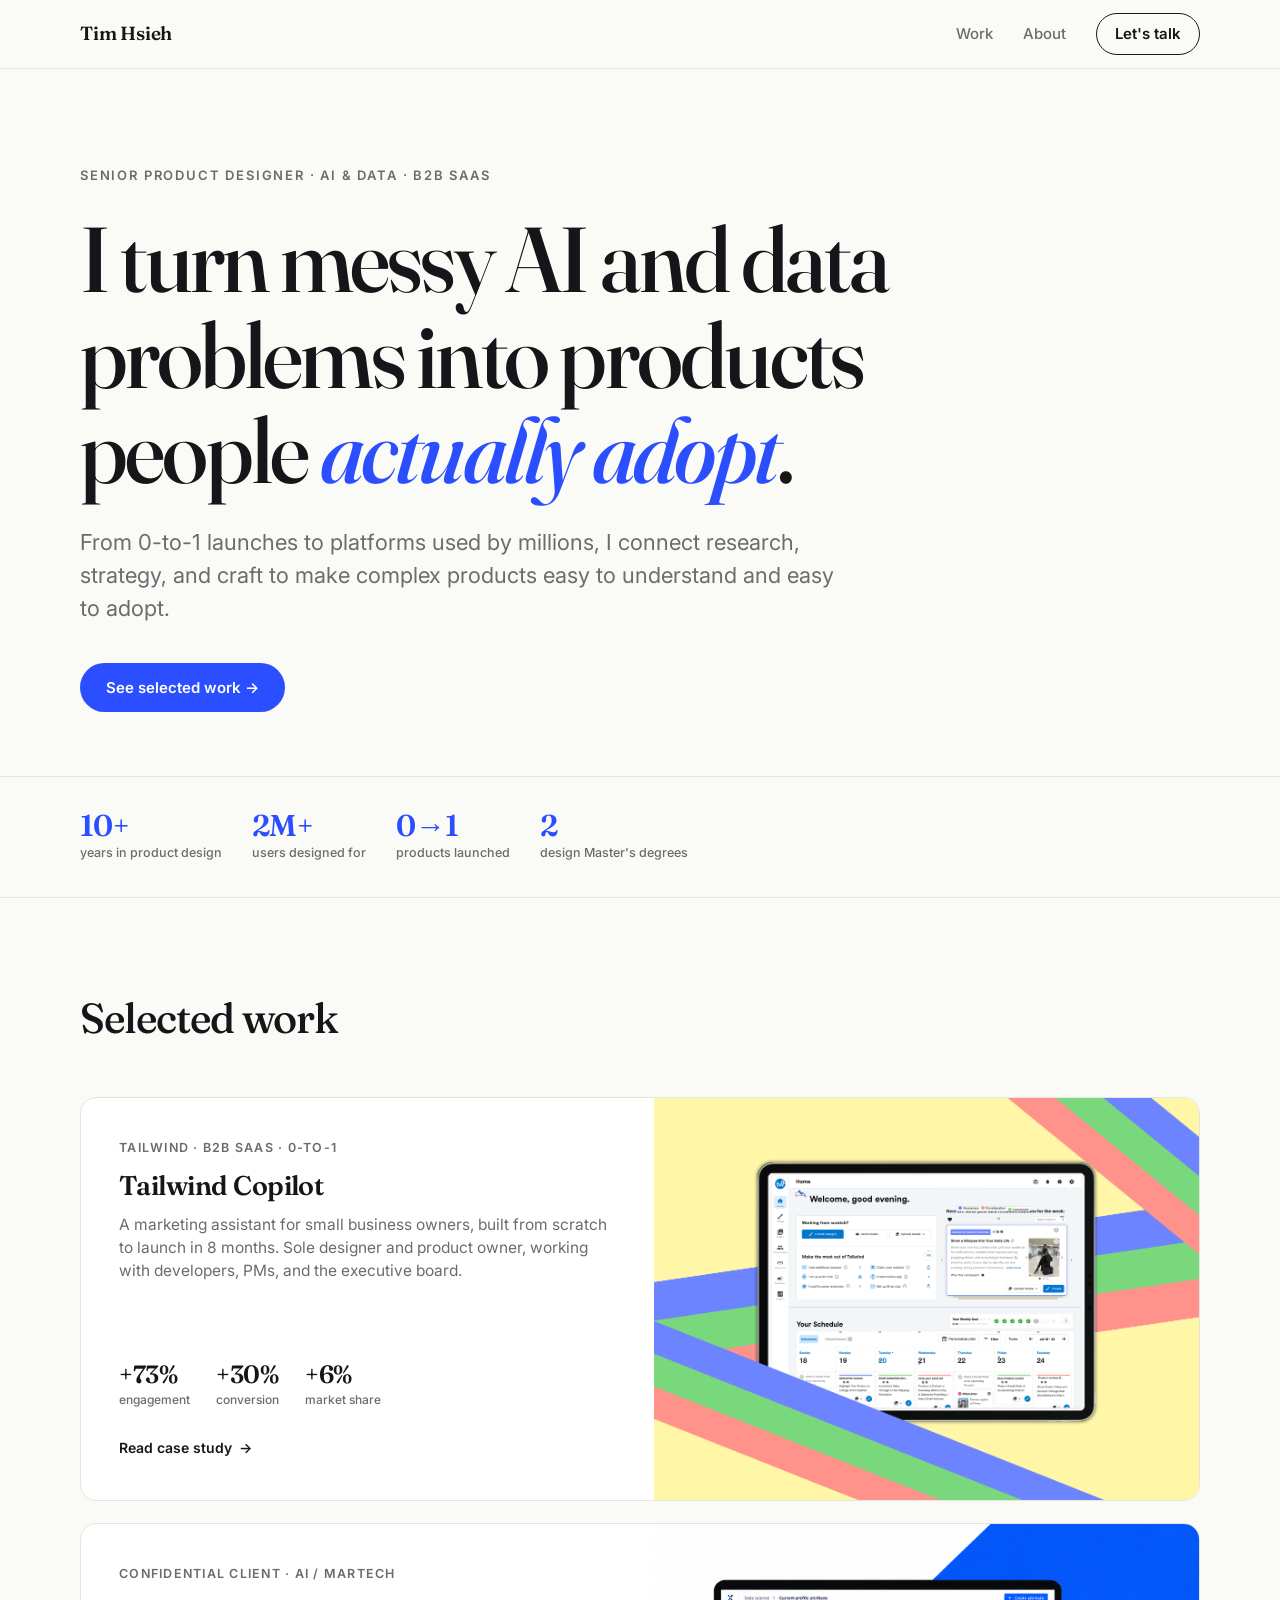
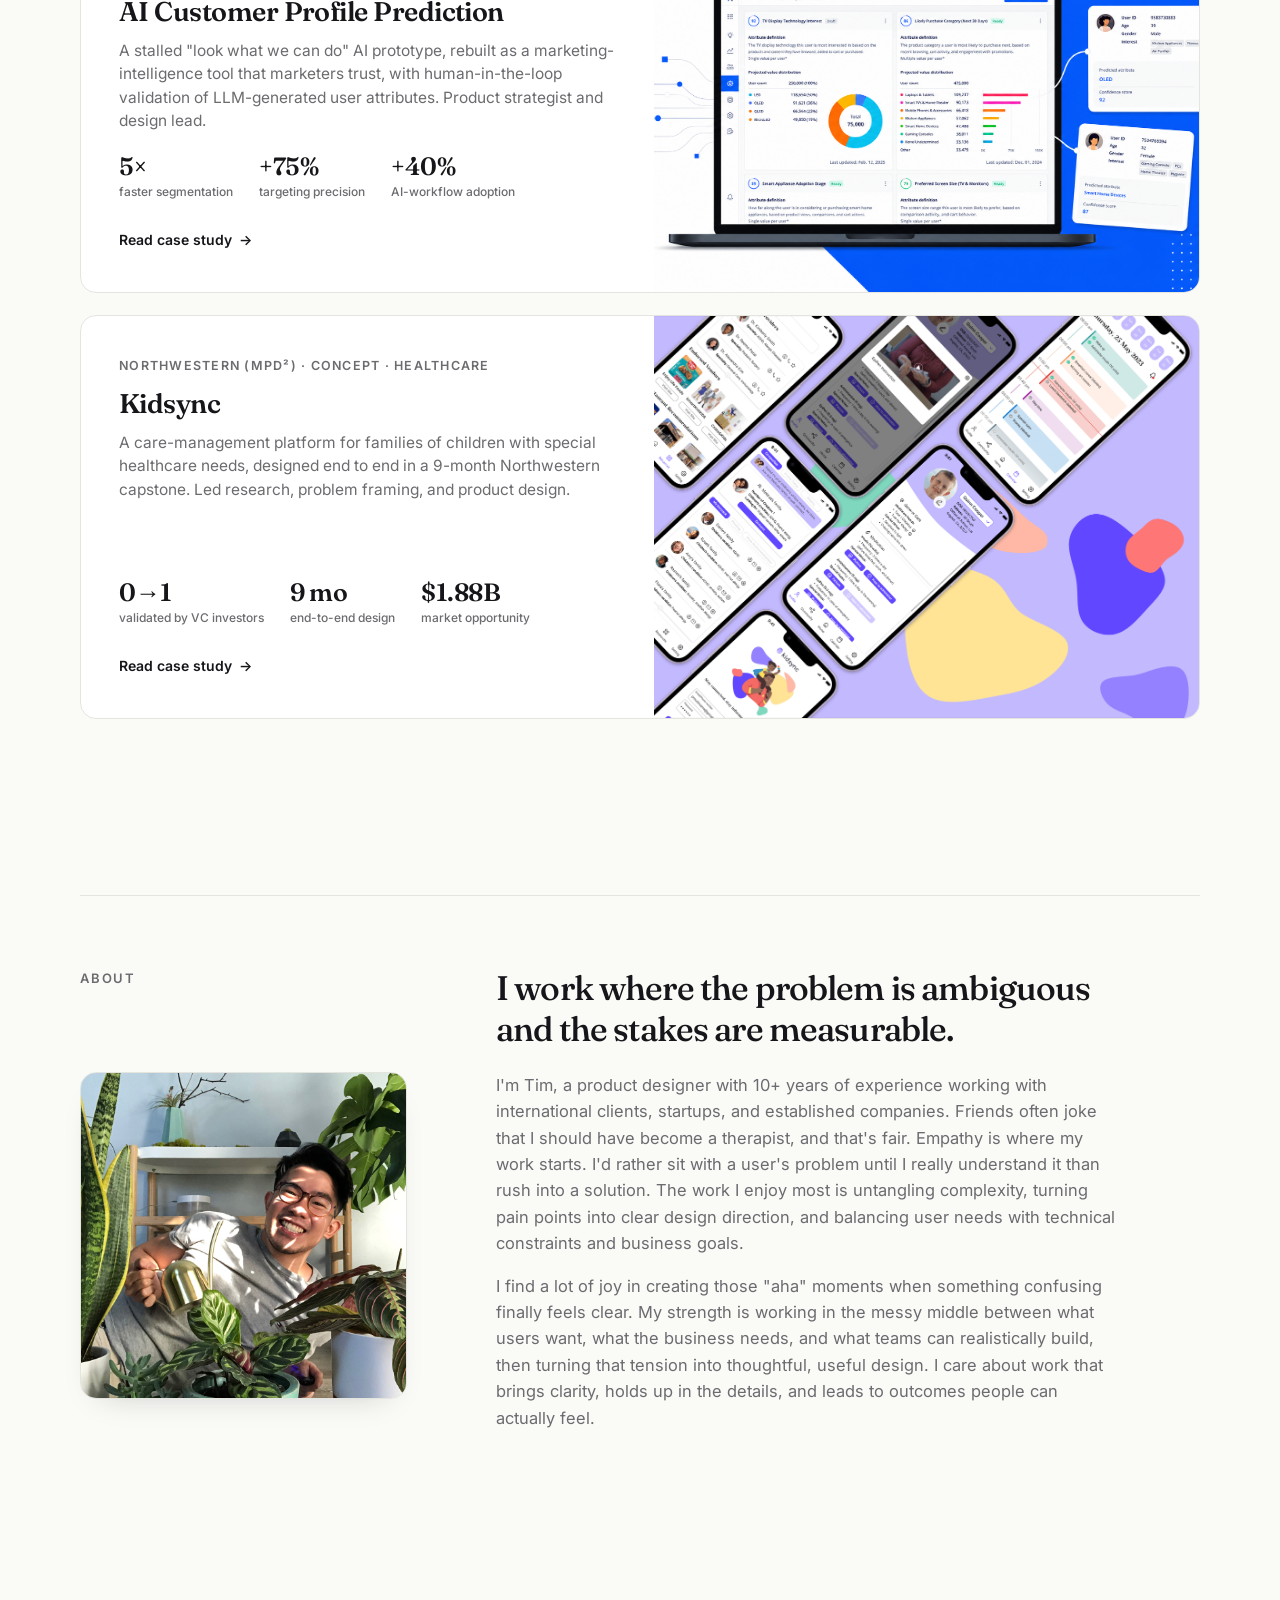
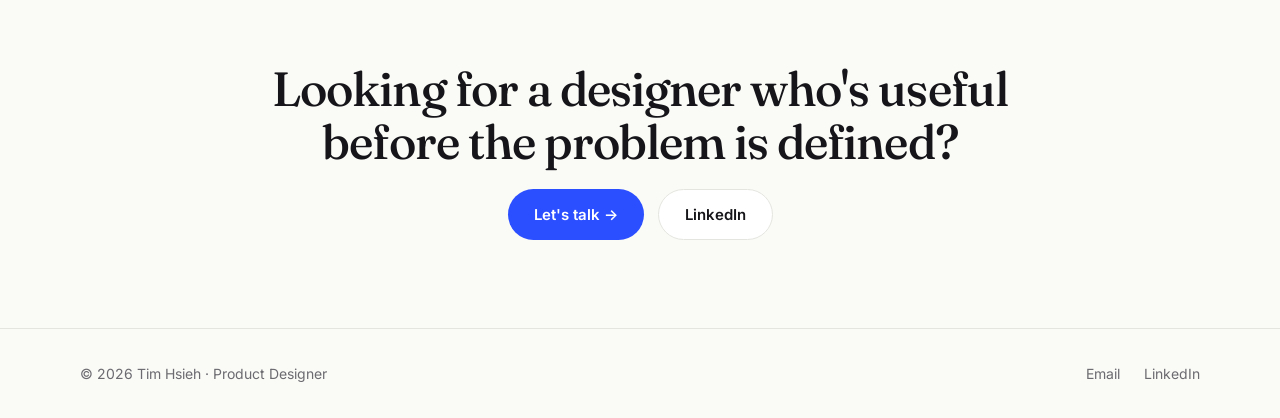
<file: index.html>
<!DOCTYPE html>
<html lang="en">
<head>
<meta charset="UTF-8" />
<meta name="viewport" content="width=device-width, initial-scale=1.0" />
<title>Tim Hsieh — Senior Product Designer</title>
<meta name="description" content="Tim Hsieh is a senior product designer with 10+ years across B2B SaaS, AI, and data products. From 0-to-1 launches to platforms used by millions, with measurable impact." />
<meta property="og:title" content="Tim Hsieh — Senior Product Designer" />
<meta property="og:description" content="10+ years designing AI and data products for B2B SaaS. 0-to-1 launches, platforms used by millions, measurable outcomes." />
<meta property="og:type" content="website" />
<meta property="og:url" content="https://timhdesign.com/" />
<meta property="og:image" content="https://timhdesign.com/img/copilot-hero.png" />
<meta name="theme-color" content="#FAFAF7" />
<link rel="preconnect" href="https://fonts.googleapis.com" />
<link rel="preconnect" href="https://fonts.gstatic.com" crossorigin />
<link href="https://fonts.googleapis.com/css2?family=Fraunces:ital,opsz,wght@0,9..144,400;0,9..144,500;0,9..144,600;1,9..144,400;1,9..144,500;1,9..144,600&family=Inter:wght@400;500;600;700&display=swap" rel="stylesheet" />
<link rel="stylesheet" href="styles.css" />
<style>
#work,#about,#contact{scroll-margin-top:84px}
.hero{padding:96px 0 64px}
.eyebrow{font-size:13px;font-weight:600;letter-spacing:.14em;text-transform:uppercase;color:var(--muted);margin-bottom:26px}
.hero h1{font-family:var(--display);font-weight:500;font-size:clamp(48px,7.5vw,92px);line-height:1.04;letter-spacing:-.03em;max-width:16ch;margin-bottom:28px}
.hero h1 em{font-style:italic;color:var(--accent)}
.hero p.lede{font-size:clamp(18px,2.1vw,22px);color:var(--muted);max-width:54ch;line-height:1.5;margin-bottom:38px}
.hero-actions{display:flex;gap:14px;flex-wrap:wrap;align-items:center}
.proof{border-top:1px solid var(--hair);border-bottom:1px solid var(--hair);padding:34px 0}
.proof-inner{display:flex;flex-wrap:wrap;gap:18px 40px;align-items:center;justify-content:space-between}
.proof-meta{font-size:14px;color:var(--muted);font-weight:500;line-height:1.5}
.proof-meta strong{color:var(--ink);font-weight:600}
.stats{display:flex;flex-wrap:wrap;gap:30px}
.stat{display:flex;flex-direction:column;gap:2px}
.stat .num{font-family:var(--display);font-weight:600;font-size:30px;line-height:1;letter-spacing:-.02em;color:var(--accent)}
.stat .lab{font-size:12.5px;color:var(--muted);font-weight:500}
section.block{padding:88px 0}
.sec-head{display:flex;align-items:baseline;justify-content:space-between;gap:20px;margin-bottom:46px;flex-wrap:wrap}
.sec-title{font-family:var(--display);font-weight:500;font-size:clamp(28px,3.6vw,42px);letter-spacing:-.025em}
.sec-note{font-size:14px;color:var(--muted);font-weight:500}
.work{display:grid;gap:22px}
.card{background:var(--card);border:1px solid var(--hair);border-radius:var(--r-md);overflow:hidden;display:grid;grid-template-columns:1.05fr 1fr;transition:border-color .2s,transform .25s ease,box-shadow .25s ease}
.card:hover{border-color:var(--ink);transform:translateY(-2px);box-shadow:0 14px 36px -18px rgba(22,22,26,.16),0 3px 10px -6px rgba(22,22,26,.08)}
.card:hover .card-link{color:var(--accent)}
.card-body{padding:40px 38px;display:flex;flex-direction:column}
.card-kicker{font-size:12.5px;font-weight:600;letter-spacing:.1em;text-transform:uppercase;color:var(--muted);margin-bottom:14px}
.card h3{font-family:var(--display);font-weight:600;font-size:27px;letter-spacing:-.02em;margin-bottom:12px;line-height:1.1}
.card p.desc{color:var(--muted);font-size:15.5px;line-height:1.5;margin-bottom:22px}
.card-metrics{display:flex;gap:26px;margin-top:auto;flex-wrap:wrap}
.cm{display:flex;flex-direction:column}
.cm .n{font-family:var(--display);font-weight:600;font-size:25px;letter-spacing:-.02em;color:var(--ink);line-height:1}
.cm .l{font-size:12px;color:var(--muted);font-weight:500;margin-top:4px}
.card-visual{background:transparent;display:flex;align-items:center;justify-content:center;min-height:300px}
.card-visual img{width:100%;height:100%;object-fit:contain;transition:transform .35s ease}
.card:hover .card-visual img{transform:scale(1.02)}
.visual-placeholder{color:#9a9aa2;font-size:13px;font-weight:500;text-align:center;padding:20px}
.card-link-row{margin-top:24px}
.card-link{font-size:14px;font-weight:600;color:var(--ink);display:inline-flex;align-items:center;gap:7px;transition:color .15s}
.card-link .arrow{transition:transform .15s}
.card:hover .card-link .arrow{transform:translateX(4px)}
/* About — two-column, light background */
.about{border-top:1px solid var(--hair);padding:72px 0;display:grid;grid-template-columns:1fr 2fr;column-gap:64px;align-items:start}
.about-eyebrow{margin-bottom:24px}
.about-figure{margin:0}
.about-figure img{width:93%;height:auto;aspect-ratio:1/1;border-radius:var(--r-md);border:1px solid var(--hair);box-shadow:0 14px 32px -22px rgba(22,22,26,.28);display:block}
.about-head{font-family:var(--display);font-weight:500;font-size:clamp(24px,3vw,34px);letter-spacing:-.025em;line-height:1.2;max-width:38ch;text-wrap:balance;margin-bottom:22px}
.about-bio p{color:var(--muted);font-size:16.5px;line-height:1.6;max-width:62ch;margin-bottom:16px}
.cta{padding:56px 0 88px;text-align:center}
.cta h2{font-family:var(--display);font-weight:500;font-size:clamp(30px,4.2vw,48px);letter-spacing:-.02em;line-height:1.1;margin-bottom:20px;max-width:38ch;margin-inline:auto;text-wrap:balance}
.cta p{color:var(--muted);font-size:18px;margin-bottom:34px;max-width:46ch;margin-inline:auto}
.cta-actions{display:flex;gap:14px;justify-content:center;flex-wrap:wrap}
@media(prefers-reduced-motion:reduce){
  html{scroll-behavior:auto}
  .card,.card-visual img,.card-link .arrow{transition:none}
  .card:hover{transform:none;box-shadow:none}
  .card:hover .card-visual img{transform:none}
  .card:hover .card-link .arrow{transform:none}
}
@media(max-width:860px){
  .card{grid-template-columns:1fr}
  .card-visual{min-height:200px;order:-1}
  .about{grid-template-columns:1fr;gap:32px;padding:64px 0}
  .about-figure img{max-width:300px;height:auto;aspect-ratio:1/1}
  .hero{padding:64px 0 48px}
  section.block{padding:64px 0}
  .proof-inner{flex-direction:column;align-items:flex-start;gap:24px}
}
</style>
</head>
<body>
<header>
  <div class="wrap nav">
    <a href="#top" class="brand">Tim Hsieh</a>
    <nav class="nav-links" id="navLinks">
      <a href="#work">Work</a>
      <a href="#about">About</a>
      <a href="#contact" class="nav-cta">Let's talk</a>
    </nav>
    <button class="menu-btn" id="menuBtn" aria-label="Open menu">
      <svg width="20" height="14" viewBox="0 0 20 14" fill="none" aria-hidden="true"><rect width="20" height="2" rx="1" fill="currentColor"/><rect y="6" width="20" height="2" rx="1" fill="currentColor"/><rect y="12" width="20" height="2" rx="1" fill="currentColor"/></svg>
    </button>
  </div>
</header>

<main id="top">
<section class="hero">
  <div class="wrap">
    <div class="eyebrow">Senior Product Designer · AI &amp; Data · B2B SaaS</div>
    <h1>I turn messy AI and data problems into products people <em>actually adopt</em>.</h1>
    <p class="lede">From 0-to-1 launches to platforms used by millions, I connect research, strategy, and craft to make complex products easy to understand and easy to adopt.</p>
    <div class="hero-actions">
      <a href="#work" class="btn btn-primary">See selected work →</a>
    </div>
  </div>
</section>

<div class="proof">
  <div class="wrap proof-inner">
    <div class="stats">
      <div class="stat"><span class="num">10+</span><span class="lab">years in product design</span></div>
      <div class="stat"><span class="num">2M+</span><span class="lab">users designed for</span></div>
      <div class="stat"><span class="num">0→1</span><span class="lab">products launched</span></div>
      <div class="stat"><span class="num">2</span><span class="lab">design Master's degrees</span></div>
    </div>
  </div>
</div>

<section class="block" id="work">
  <div class="wrap">
    <div class="sec-head">
      <h2 class="sec-title">Selected work</h2>
    </div>
    <div class="work">

      <a class="card" href="copilot.html">
        <div class="card-body">
          <div class="card-kicker">Tailwind · B2B SaaS · 0-to-1</div>
          <h3>Tailwind Copilot</h3>
          <p class="desc">A marketing assistant for small business owners, built from scratch to launch in 8 months. Sole designer and product owner, working with developers, PMs, and the executive board.</p>
          <div class="card-metrics">
            <div class="cm"><span class="n">+73%</span><span class="l">engagement</span></div>
            <div class="cm"><span class="n">+30%</span><span class="l">conversion</span></div>
            <div class="cm"><span class="n">+6%</span><span class="l">market share</span></div>
          </div>
          <div class="card-link-row"><span class="card-link">Read case study <span class="arrow">→</span></span></div>
        </div>
        <div class="card-visual"><img src="img/copilot-hero.png" alt="Tailwind Copilot marketing assistant" width="2822" height="2081" loading="lazy" decoding="async" /></div>
      </a>

      <a class="card" href="ai-profile-prediction.html">
        <div class="card-body">
          <div class="card-kicker">Confidential client · AI / MarTech</div>
          <h3>AI Customer Profile Prediction</h3>
          <p class="desc">A stalled "look what we can do" AI prototype, rebuilt as a marketing-intelligence tool that marketers trust, with human-in-the-loop validation of LLM-generated user attributes. Product strategist and design lead.</p>
          <div class="card-metrics">
            <div class="cm"><span class="n">5×</span><span class="l">faster segmentation</span></div>
            <div class="cm"><span class="n">+75%</span><span class="l">targeting precision</span></div>
            <div class="cm"><span class="n">+40%</span><span class="l">AI-workflow adoption</span></div>
          </div>
          <div class="card-link-row"><span class="card-link">Read case study <span class="arrow">→</span></span></div>
        </div>
        <div class="card-visual"><img src="img/ai-cover.png" alt="AI Customer Profile Prediction dashboard" width="1672" height="941" loading="lazy" decoding="async" style="object-fit:cover;object-position:70% center" /></div>
      </a>

      <a class="card" href="kidsync.html">
        <div class="card-body">
          <div class="card-kicker">Northwestern (mpd²) · Concept · Healthcare</div>
          <h3>Kidsync</h3>
          <p class="desc">A care-management platform for families of children with special healthcare needs, designed end to end in a 9-month Northwestern capstone. Led research, problem framing, and product design.</p>
          <div class="card-metrics">
            <div class="cm"><span class="n">0→1</span><span class="l">validated by VC investors</span></div>
            <div class="cm"><span class="n">9 mo</span><span class="l">end-to-end design</span></div>
            <div class="cm"><span class="n">$1.88B</span><span class="l">market opportunity</span></div>
          </div>
          <div class="card-link-row"><span class="card-link">Read case study <span class="arrow">→</span></span></div>
        </div>
        <div class="card-visual"><img src="img/kidsync-cover.png" alt="Kidsync app screens" width="2822" height="2081" loading="lazy" decoding="async" /></div>
      </a>

    </div>
  </div>
</section>

<section class="block" id="about">
  <div class="wrap">
    <div class="about">
      <div class="eyebrow about-eyebrow">About</div>
      <h2 class="about-head">I work where the problem is ambiguous and the stakes are measurable.</h2>
      <figure class="about-figure">
        <img src="img/index-about-me.jpg" alt="Portrait of Tim Hsieh" width="1920" height="1920" loading="lazy" decoding="async" />
      </figure>
      <div class="about-bio">
        <p>I'm Tim, a product designer with 10+ years of experience working with international clients, startups, and established companies. Friends often joke that I should have become a therapist, and that's fair. Empathy is where my work starts. I'd rather sit with a user's problem until I really understand it than rush into a solution. The work I enjoy most is untangling complexity, turning pain points into clear design direction, and balancing user needs with technical constraints and business goals.</p>
        <p>I find a lot of joy in creating those "aha" moments when something confusing finally feels clear. My strength is working in the messy middle between what users want, what the business needs, and what teams can realistically build, then turning that tension into thoughtful, useful design. I care about work that brings clarity, holds up in the details, and leads to outcomes people can actually feel.</p>
      </div>
    </div>
  </div>
</section>

<section class="cta" id="contact">
  <div class="wrap">
    <h2>Looking for a designer who's useful before the problem is defined?</h2>
    <div class="cta-actions">
      <a href="mailto:tim.hsieh.design@gmail.com" class="btn btn-primary">Let's talk →</a>
      <a href="https://linkedin.com/in/timhdesign" target="_blank" rel="noopener" class="btn btn-ghost">LinkedIn</a>
    </div>
  </div>
</section>
</main>

<footer>
  <div class="wrap foot">
    <span>© 2026 Tim Hsieh · Product Designer</span>
    <div class="foot-links">
      <a href="mailto:tim.hsieh.design@gmail.com">Email</a>
      <a href="https://linkedin.com/in/timhdesign" target="_blank" rel="noopener">LinkedIn</a>
    </div>
  </div>
</footer>

<script>
  const btn=document.getElementById('menuBtn');
  const links=document.getElementById('navLinks');
  btn.addEventListener('click',()=>links.classList.toggle('open'));
  links.querySelectorAll('a').forEach(a=>a.addEventListener('click',()=>links.classList.remove('open')));
</script>
</body>
</html>
</file>
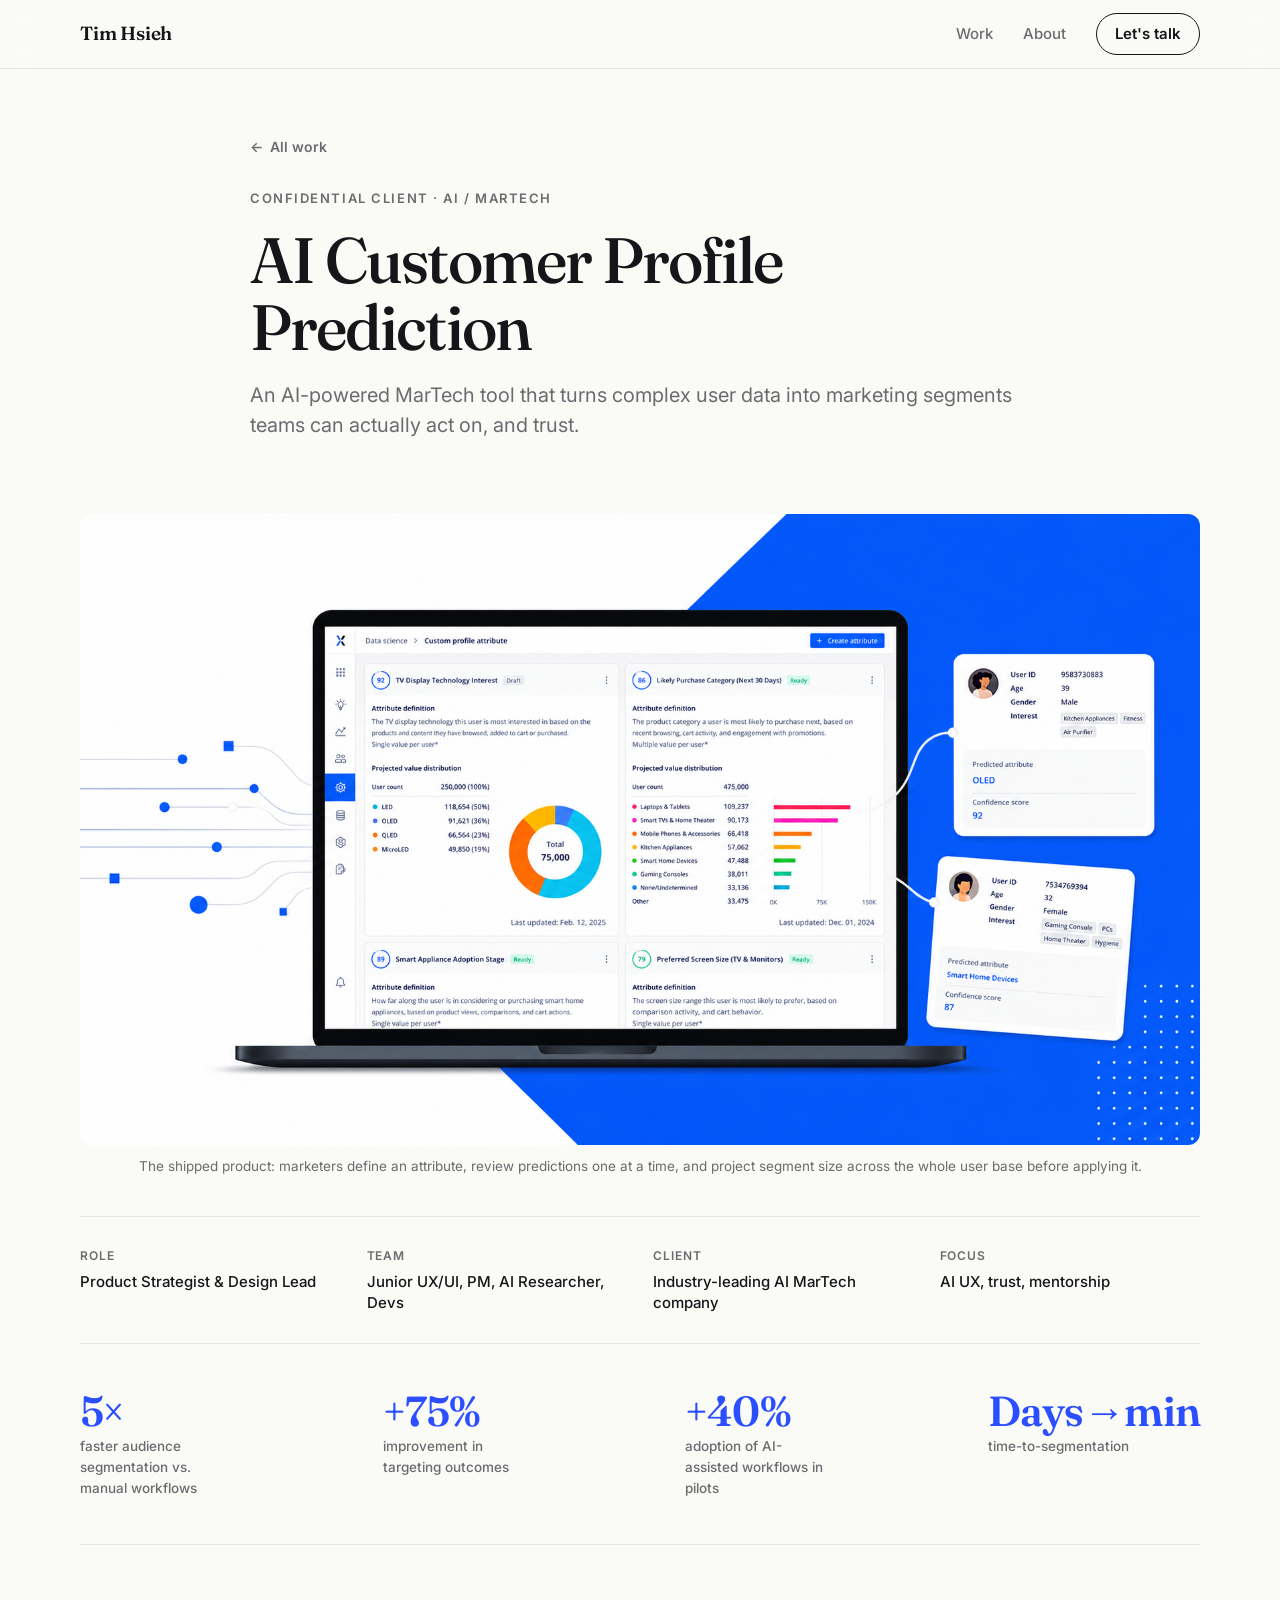
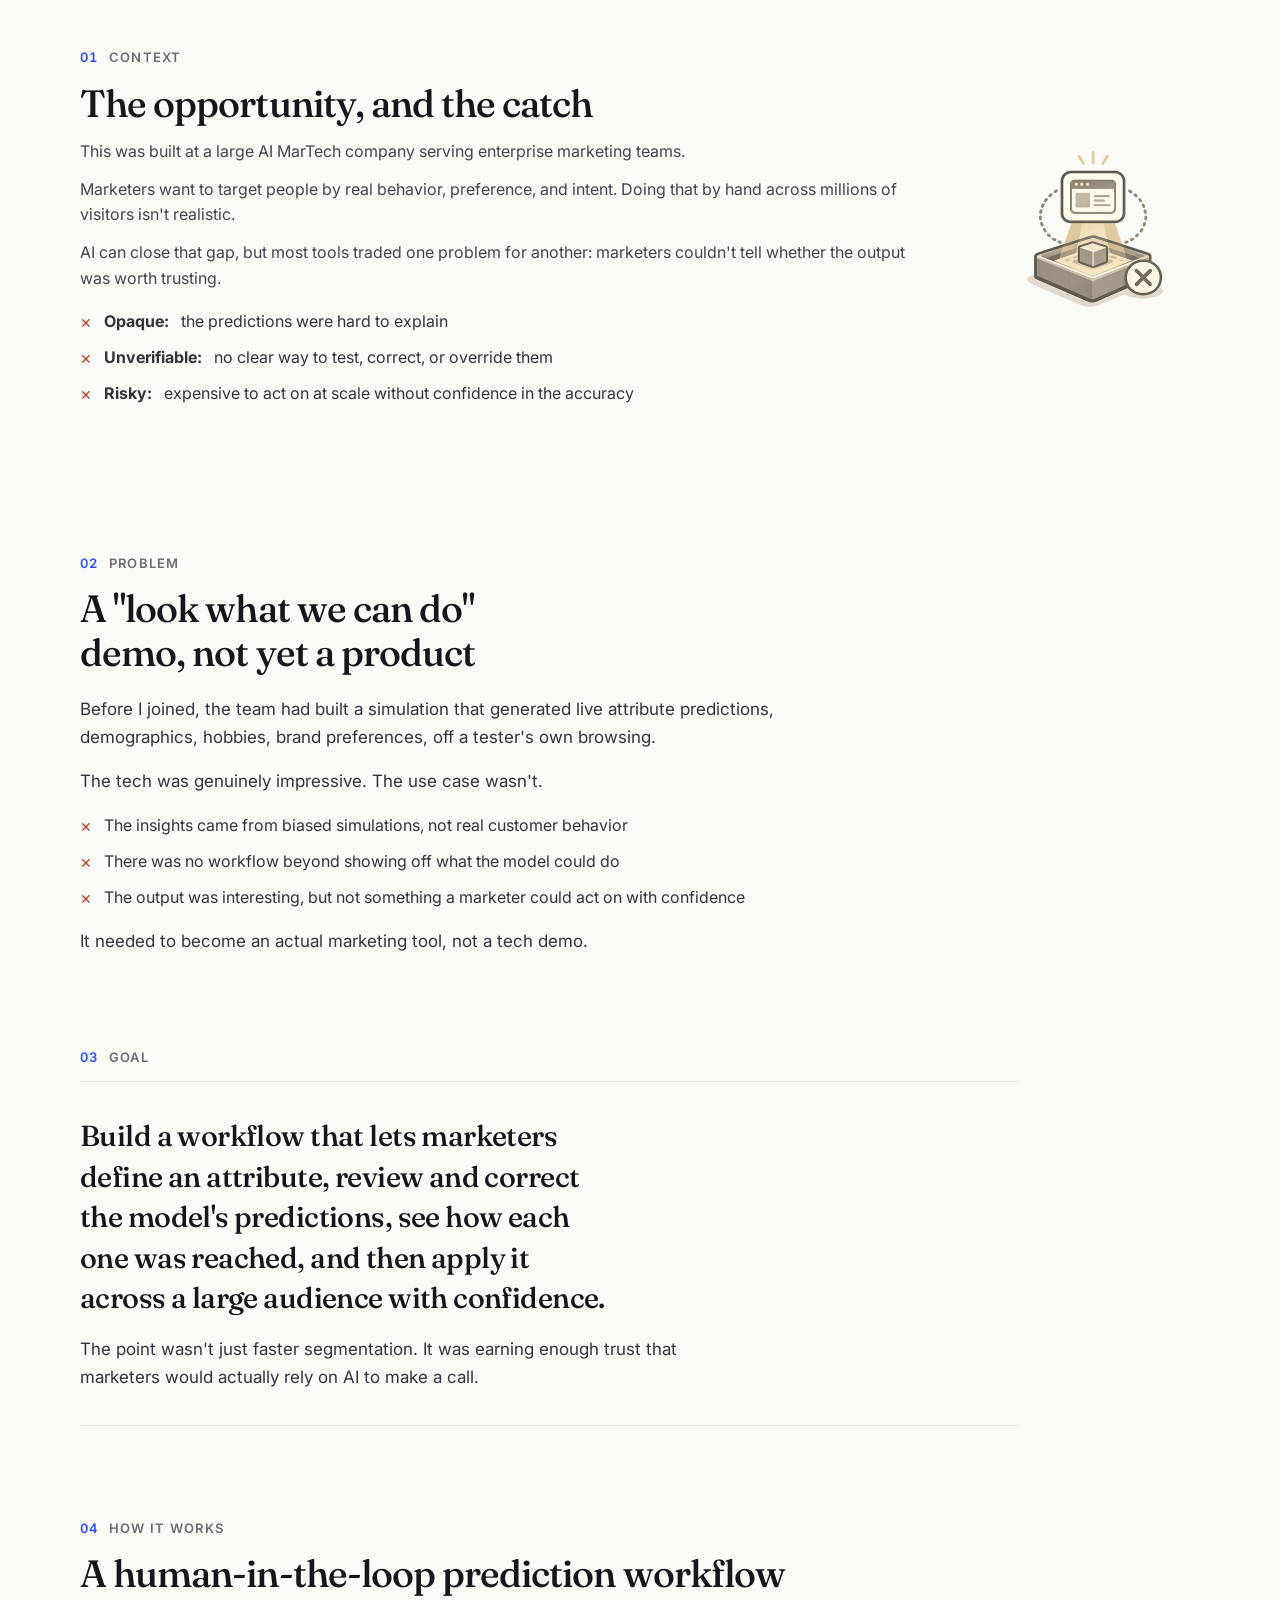
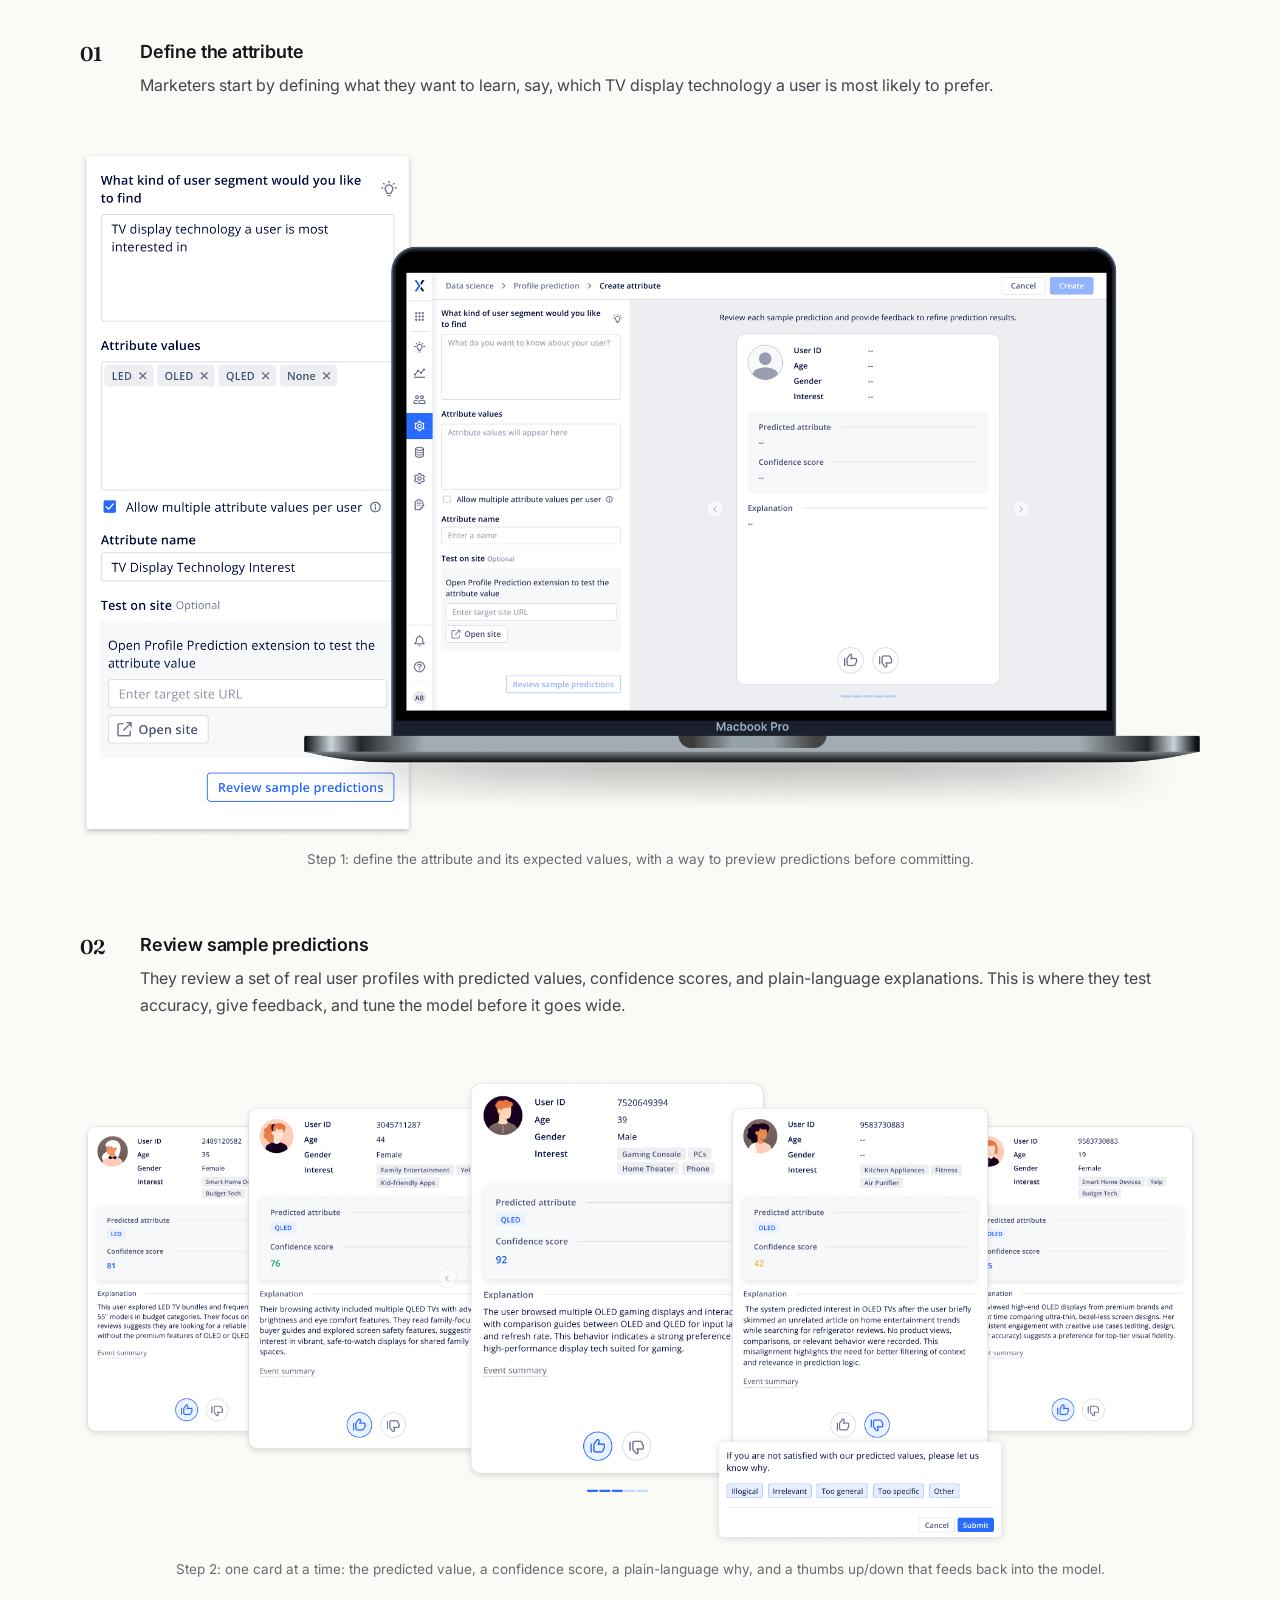
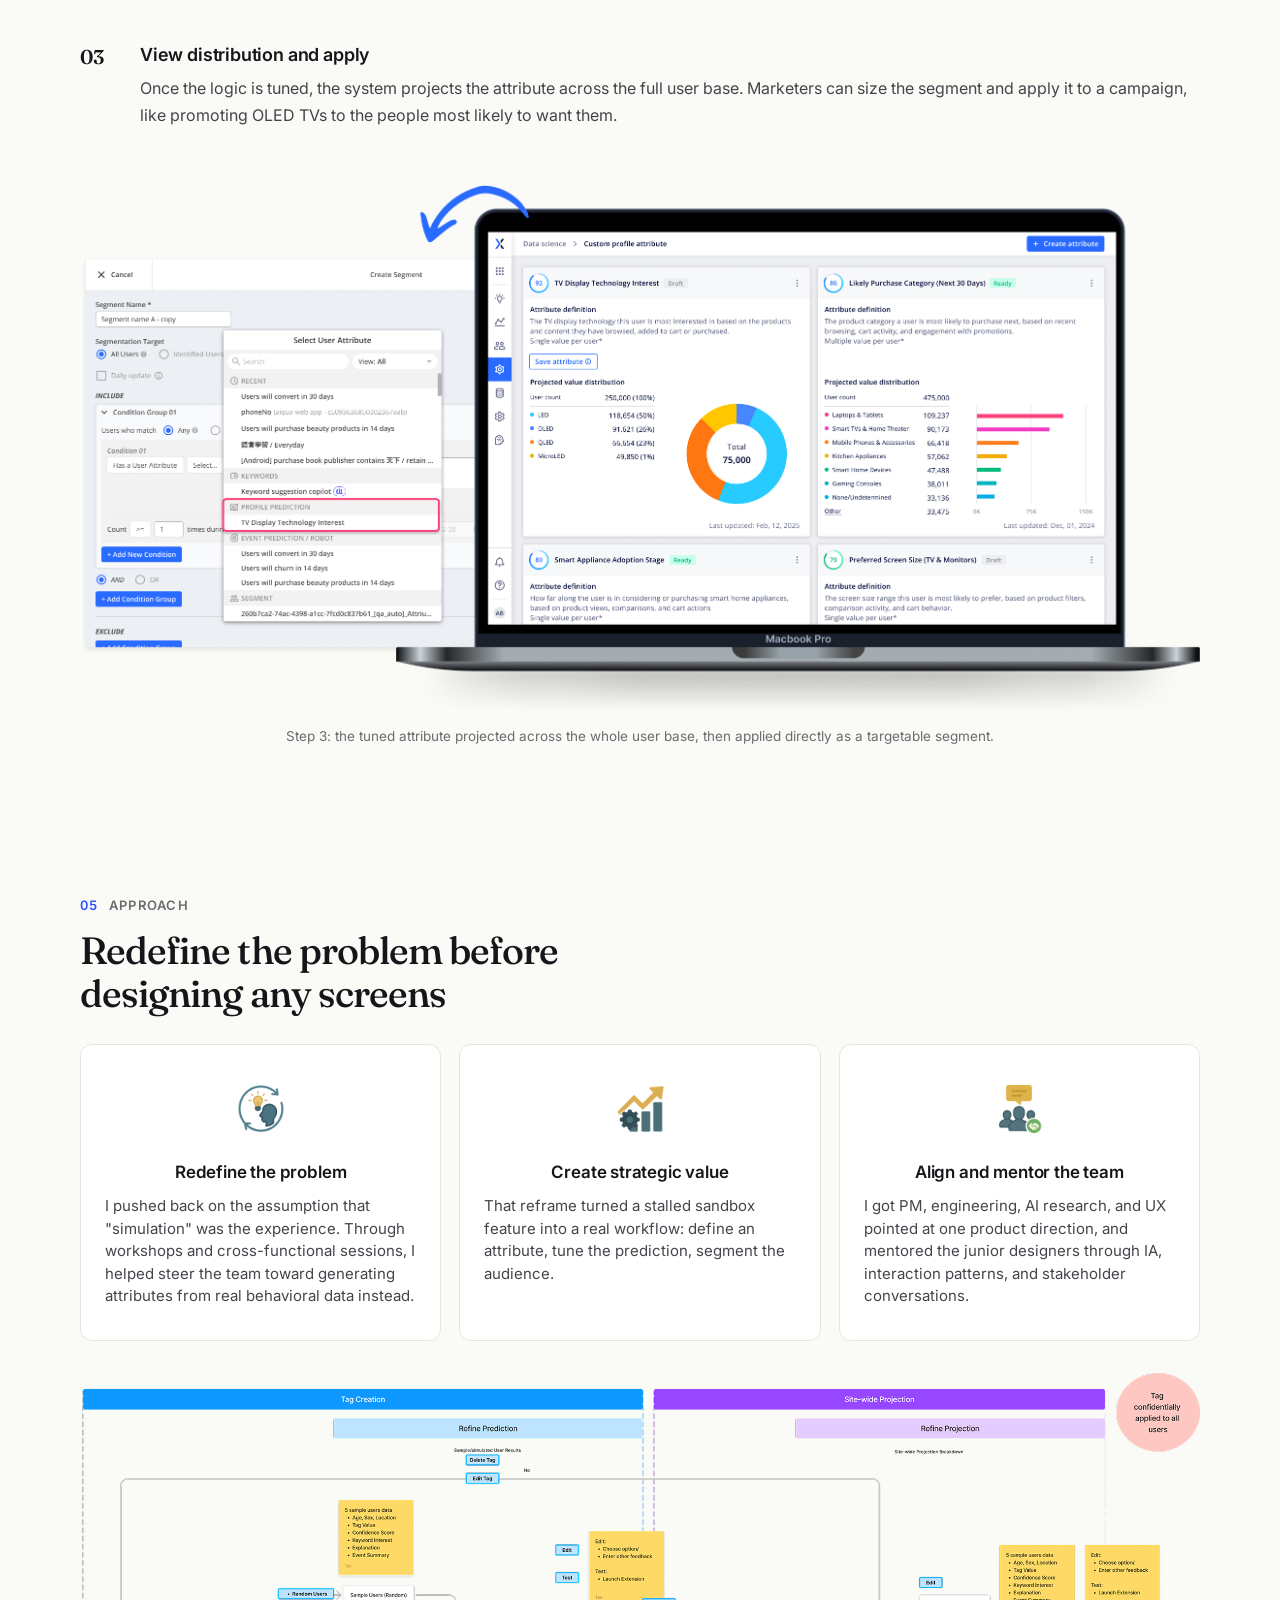
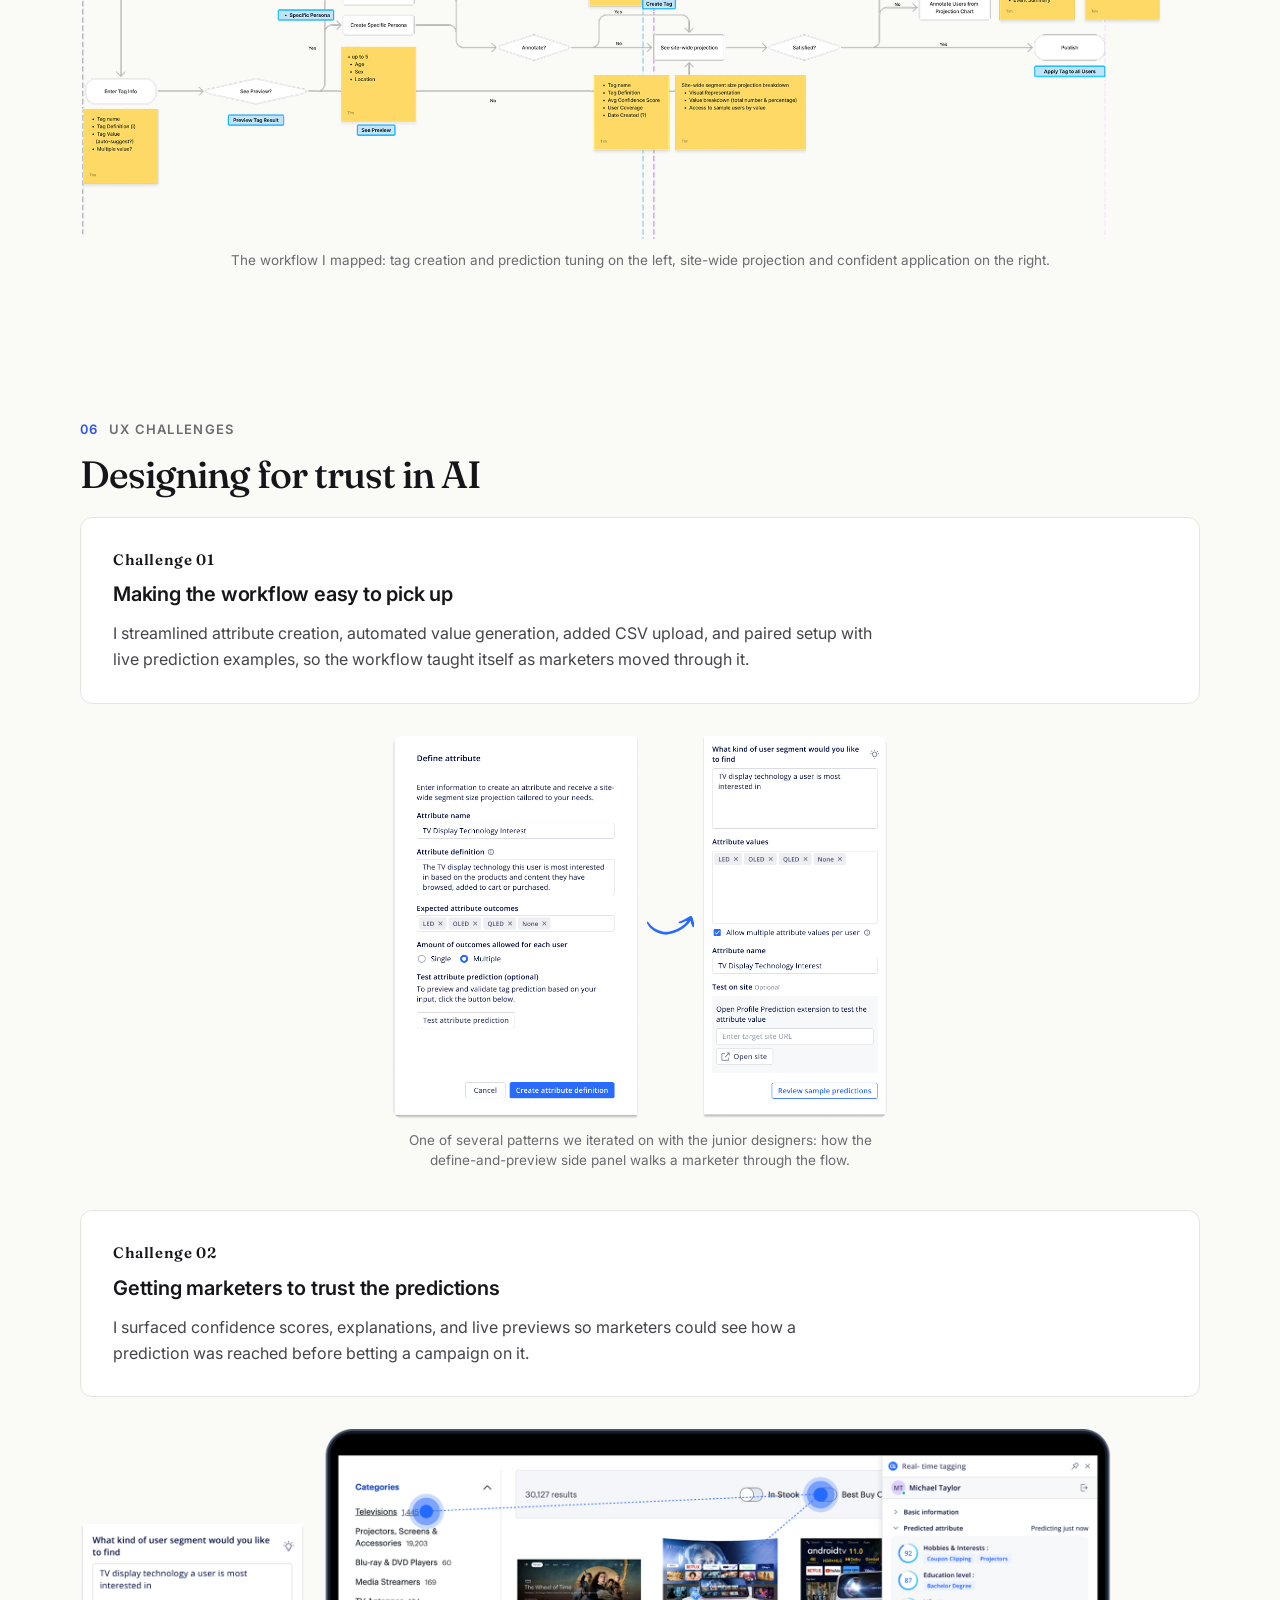
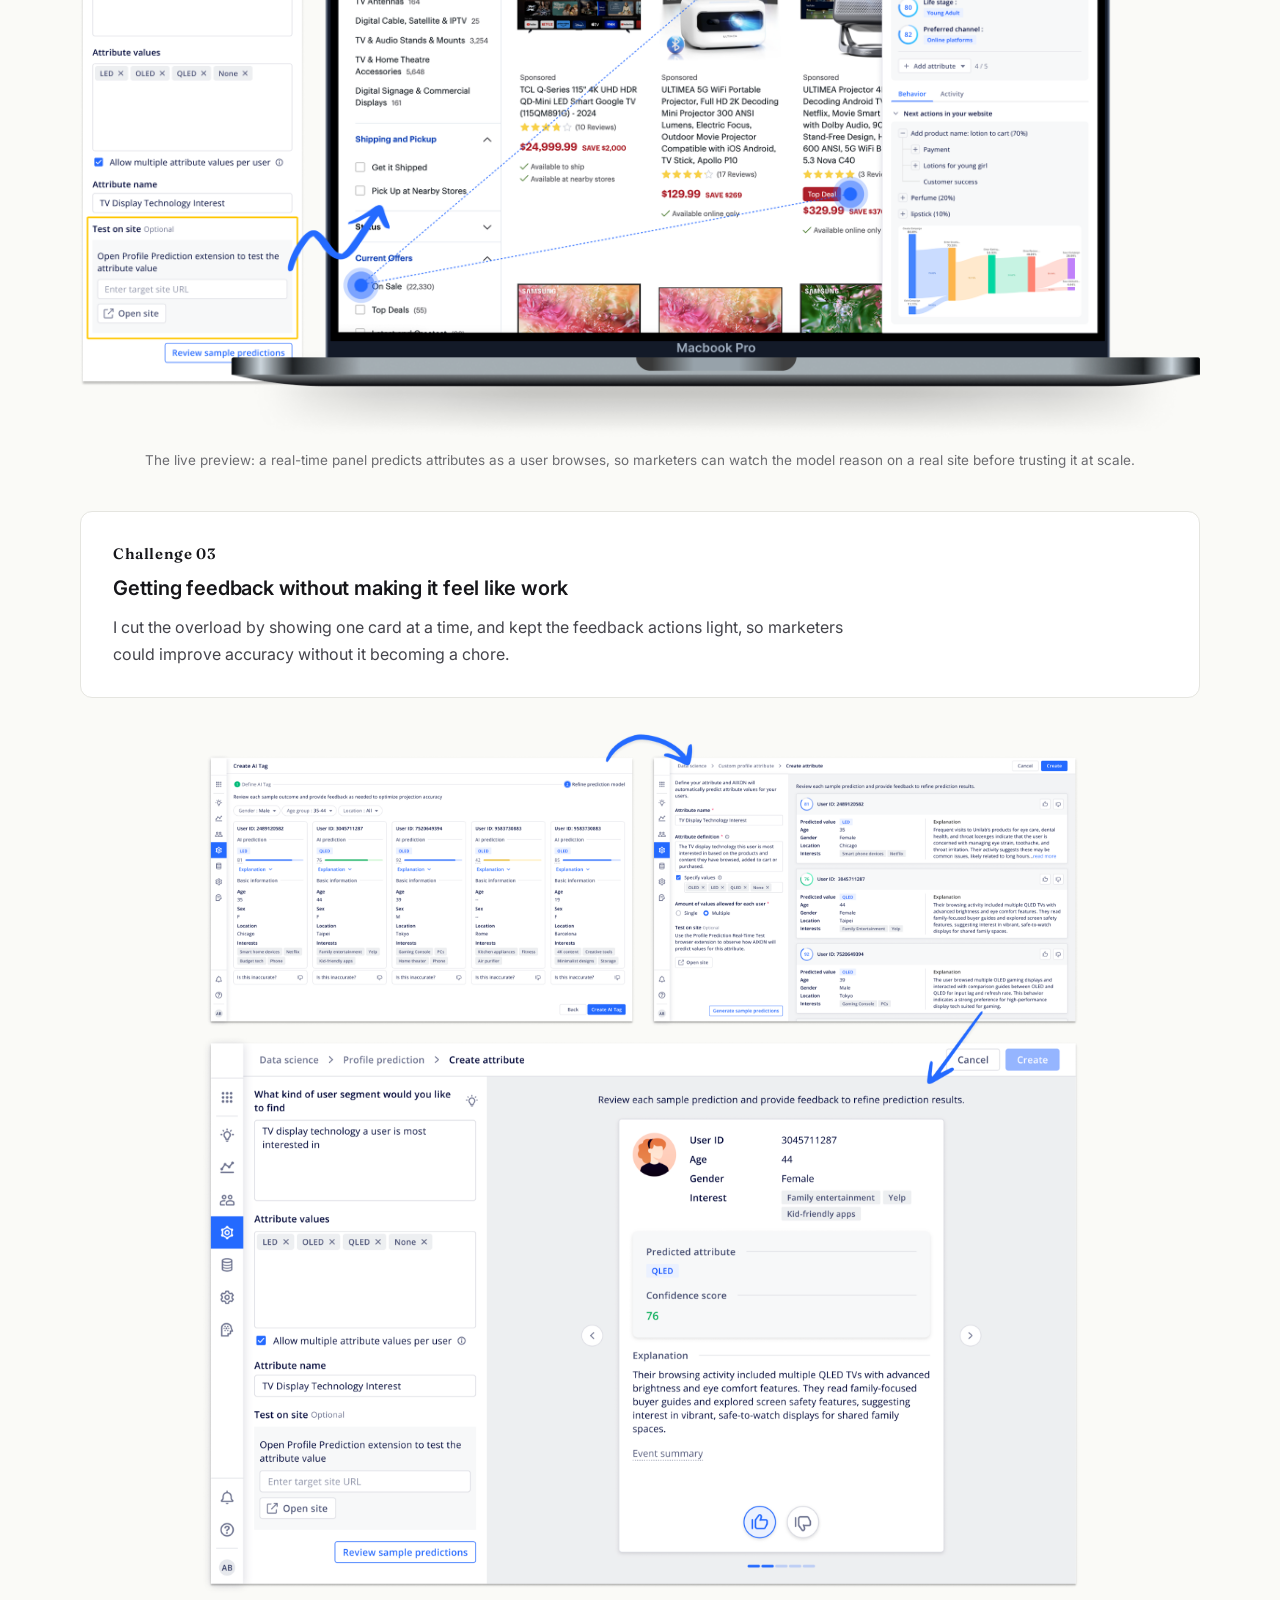
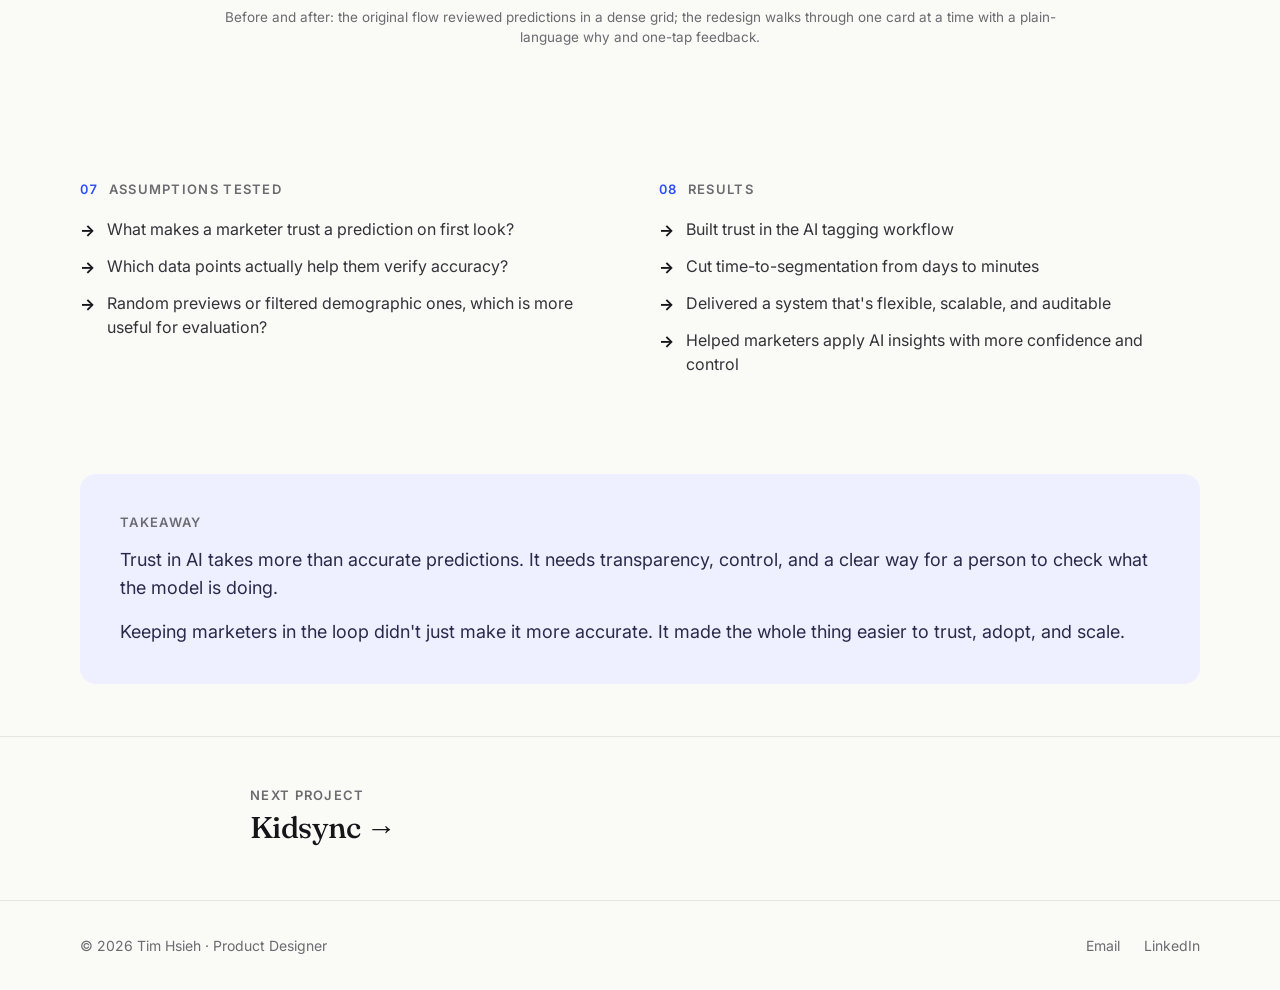
<file: ai-profile-prediction.html>
<!DOCTYPE html>
<html lang="en">
<head>
<meta charset="UTF-8" />
<meta name="viewport" content="width=device-width, initial-scale=1.0" />
<title>AI Customer Profile Prediction — Tim Hsieh</title>
<meta name="description" content="An AI MarTech tool that turns messy user data into segments marketers can actually trust, through human-in-the-loop validation. Time-to-segmentation cut from days to minutes." />
<meta name="theme-color" content="#FAFAF7" />
<link rel="preconnect" href="https://fonts.googleapis.com" />
<link rel="preconnect" href="https://fonts.gstatic.com" crossorigin />
<link href="https://fonts.googleapis.com/css2?family=Fraunces:opsz,wght@9..144,400;9..144,500;9..144,600&family=Inter:wght@400;500;600;700&display=swap" rel="stylesheet" />
<link rel="stylesheet" href="styles.css" />
</head>
<body>
<header>
  <div class="wrap nav">
    <a href="index.html" class="brand">Tim Hsieh</a>
    <nav class="nav-links" id="navLinks">
      <a href="index.html#work">Work</a>
      <a href="index.html#about">About</a>
      <a href="index.html#contact" class="nav-cta">Let's talk</a>
    </nav>
    <button class="menu-btn" id="menuBtn" aria-label="Open menu">
      <svg width="20" height="14" viewBox="0 0 20 14" fill="none" aria-hidden="true"><rect width="20" height="2" rx="1" fill="currentColor"/><rect y="6" width="20" height="2" rx="1" fill="currentColor"/><rect y="12" width="20" height="2" rx="1" fill="currentColor"/></svg>
    </button>
  </div>
</header>

<main>
<section class="cs-hero">
  <div class="read">
    <a href="index.html#work" class="cs-back"><span class="ba">←</span> All work</a>
    <div class="cs-kicker">Confidential client · AI / MarTech</div>
    <h1>AI Customer Profile Prediction</h1>
    <p class="sub">An AI-powered MarTech tool that turns complex user data into marketing segments teams can actually act on, and trust.</p>
  </div>
</section>

<figure class="cs-fig-wide">
  <img src="img/ai-cover.png" alt="Profile prediction dashboard with projected value distributions and sample user cards" width="1672" height="941" fetchpriority="high" />
  <figcaption>The shipped product: marketers define an attribute, review predictions one at a time, and project segment size across the whole user base before applying it.</figcaption>
</figure>

<div class="wrap">
  <div class="summary">
    <div class="summary-grid">
      <div class="sm"><span class="k">Role</span><span class="v">Product Strategist &amp; Design Lead</span></div>
      <div class="sm"><span class="k">Team</span><span class="v">Junior UX/UI, PM, AI Researcher, Devs</span></div>
      <div class="sm"><span class="k">Client</span><span class="v">Industry-leading AI MarTech company</span></div>
      <div class="sm"><span class="k">Focus</span><span class="v">AI UX, trust, mentorship</span></div>
    </div>
  </div>
</div>

<div class="wrap">
  <div class="metric-band">
    <div class="metric-grid">
      <div class="metric"><span class="n">5×</span><span class="l">faster audience segmentation vs. manual workflows</span></div>
      <div class="metric"><span class="n">+75%</span><span class="l">improvement in targeting outcomes</span></div>
      <div class="metric"><span class="n">+40%</span><span class="l">adoption of AI-assisted workflows in pilots</span></div>
      <div class="metric"><span class="n">Days→min</span><span class="l">time-to-segmentation</span></div>
    </div>
  </div>
</div>

<section class="cs-section">
  <div class="cs-row product" style="grid-template-columns:4fr 1fr">
    <div class="cs-row-copy">
      <div class="eyebrow-sm"><span class="sn">01</span>Context</div>
      <h2>The opportunity, and the catch</h2>
      <p>This was built at a large AI MarTech company serving enterprise marketing teams.</p>
      <p>Marketers want to target people by real behavior, preference, and intent. Doing that by hand across millions of visitors isn't realistic.</p>
      <p>AI can close that gap, but most tools traded one problem for another: marketers couldn't tell whether the output was worth trusting.</p>
      <ul class="painlist">
        <li><strong>Opaque:</strong> the predictions were hard to explain</li>
        <li><strong>Unverifiable:</strong> no clear way to test, correct, or override them</li>
        <li><strong>Risky:</strong> expensive to act on at scale without confidence in the accuracy</li>
      </ul>
    </div>
    <div class="cs-row-media ctx-badge">
      <img src="img/icon-launch.png" alt="" width="320" height="320" loading="lazy" decoding="async" />
    </div>
  </div>
</section>

<section class="cs-section tight">
  <div class="cs-body">
    <div class="eyebrow-sm"><span class="sn">02</span>Problem</div>
    <h2>A "look what we can do" demo, not yet a product</h2>
    <p>Before I joined, the team had built a simulation that generated live attribute predictions, demographics, hobbies, brand preferences, off a tester's own browsing.</p>
    <p>The tech was genuinely impressive. The use case wasn't.</p>
    <ul class="painlist">
      <li>The insights came from biased simulations, not real customer behavior</li>
      <li>There was no workflow beyond showing off what the model could do</li>
      <li>The output was interesting, but not something a marketer could act on with confidence</li>
    </ul>
    <p style="margin-top:18px">It needed to become an actual marketing tool, not a tech demo.</p>
  </div>
</section>

<section class="cs-section tight">
  <div class="cs-body">
    <div class="eyebrow-sm"><span class="sn">03</span>Goal</div>
    <div class="goal-brief">
      <p class="gq">Build a workflow that lets marketers define an attribute, review and correct the model's predictions, see how each one was reached, and then apply it across a large audience with confidence.</p>
      <p>The point wasn't just faster segmentation. It was earning enough trust that marketers would actually rely on AI to make a call.</p>
    </div>
  </div>
</section>

<section class="cs-section">
  <div class="cs-body">
    <div class="eyebrow-sm"><span class="sn">04</span>How it works</div>
    <h2>A human-in-the-loop prediction workflow</h2>
    <div class="step">
      <div class="si">01</div>
      <div><h3>Define the attribute</h3><p>Marketers start by defining what they want to learn, say, which TV display technology a user is most likely to prefer.</p></div>
    </div>
  </div>
  <figure class="cs-fig-wide">
    <img src="img/ai-define.png" alt="Define attribute screen: naming the attribute, setting values, and previewing predictions" width="2072" height="1268" loading="lazy" decoding="async" />
    <figcaption>Step 1: define the attribute and its expected values, with a way to preview predictions before committing.</figcaption>
  </figure>
  <div class="cs-body">
    <div class="step">
      <div class="si">02</div>
      <div><h3>Review sample predictions</h3><p>They review a set of real user profiles with predicted values, confidence scores, and plain-language explanations. This is where they test accuracy, give feedback, and tune the model before it goes wide.</p></div>
    </div>
  </div>
  <figure class="cs-fig-wide">
    <img src="img/ai-review-cards.png" alt="Sample prediction cards showing predicted attribute, confidence score, explanation, and thumbs feedback" width="1843" height="783" loading="lazy" decoding="async" />
    <figcaption>Step 2: one card at a time: the predicted value, a confidence score, a plain-language why, and a thumbs up/down that feeds back into the model.</figcaption>
  </figure>
  <div class="cs-body">
    <div class="step">
      <div class="si">03</div>
      <div><h3>View distribution and apply</h3><p>Once the logic is tuned, the system projects the attribute across the full user base. Marketers can size the segment and apply it to a campaign, like promoting OLED TVs to the people most likely to want them.</p></div>
    </div>
  </div>
  <figure class="cs-fig-wide">
    <img src="img/ai-segmentation.png" alt="Site-wide projected value distribution across the full user base, ready to apply as a segment" width="2309" height="1099" loading="lazy" decoding="async" />
    <figcaption>Step 3: the tuned attribute projected across the whole user base, then applied directly as a targetable segment.</figcaption>
  </figure>
</section>

<section class="cs-section">
  <div class="cs-body">
    <div class="eyebrow-sm"><span class="sn">05</span>Approach</div>
    <h2>Redefine the problem before designing any screens</h2>
    <div class="pillars">
      <div class="pillar">
        <img src="img/icon-ideation.png" alt="" width="1024" height="1024" loading="lazy" decoding="async" />
        <h3>Redefine the problem</h3>
        <p>I pushed back on the assumption that "simulation" was the experience. Through workshops and cross-functional sessions, I helped steer the team toward generating attributes from real behavioral data instead.</p>
      </div>
      <div class="pillar">
        <img src="img/icon-growth.png" alt="" width="1024" height="1024" loading="lazy" decoding="async" />
        <h3>Create strategic value</h3>
        <p>That reframe turned a stalled sandbox feature into a real workflow: define an attribute, tune the prediction, segment the audience.</p>
      </div>
      <div class="pillar">
        <img src="img/icon-collaboration.png" alt="" width="1024" height="1024" loading="lazy" decoding="async" />
        <h3>Align and mentor the team</h3>
        <p>I got PM, engineering, AI research, and UX pointed at one product direction, and mentored the junior designers through IA, interaction patterns, and stakeholder conversations.</p>
      </div>
    </div>
  </div>
  <figure class="cs-fig-wide">
    <img src="img/ai-flow.png" alt="End-to-end flow from tag creation and prediction refinement to site-wide projection" width="2048" height="853" loading="lazy" decoding="async" />
    <figcaption>The workflow I mapped: tag creation and prediction tuning on the left, site-wide projection and confident application on the right.</figcaption>
  </figure>
</section>

<section class="cs-section">
  <div class="cs-body">
    <div class="eyebrow-sm"><span class="sn">06</span>UX challenges</div>
    <h2>Designing for trust in AI</h2>

    <div class="challenge">
      <div class="num">Challenge 01</div>
      <h3>Making the workflow easy to pick up</h3>
      <p>I streamlined attribute creation, automated value generation, added CSV upload, and paired setup with live prediction examples, so the workflow taught itself as marketers moved through it.</p>
    </div>
  </div>
  <figure class="cs-fig-wide prediction-challenge-one-media">
    <img src="img/ai-sidepanel.png" alt="Iteration on the side-panel layout for defining an attribute and previewing predictions" width="983" height="760" loading="lazy" decoding="async" />
    <figcaption>One of several patterns we iterated on with the junior designers: how the define-and-preview side panel walks a marketer through the flow.</figcaption>
  </figure>
  <div class="cs-body">
    <div class="challenge">
      <div class="num">Challenge 02</div>
      <h3>Getting marketers to trust the predictions</h3>
      <p>I surfaced confidence scores, explanations, and live previews so marketers could see how a prediction was reached before betting a campaign on it.</p>
    </div>
  </div>
  <figure class="cs-fig-wide">
    <img src="img/ai-realtime-test.png" alt="Real-time tagging extension predicting attributes live as a user browses a retail site" width="2866" height="1561" loading="lazy" decoding="async" />
    <figcaption>The live preview: a real-time panel predicts attributes as a user browses, so marketers can watch the model reason on a real site before trusting it at scale.</figcaption>
  </figure>
  <div class="cs-body">
    <div class="challenge">
      <div class="num">Challenge 03</div>
      <h3>Getting feedback without making it feel like work</h3>
      <p>I cut the overload by showing one card at a time, and kept the feedback actions light, so marketers could improve accuracy without it becoming a chore.</p>
    </div>
  </div>
  <figure class="cs-fig-wide prediction-challenge-three-media">
    <img src="img/ai-sample-process.png" alt="Before and after of the review flow: the original dense multi-card grid next to the redesigned one-card-at-a-time review with plain-language explanations" width="2673" height="2631" loading="lazy" decoding="async" />
    <figcaption>Before and after: the original flow reviewed predictions in a dense grid; the redesign walks through one card at a time with a plain-language why and one-tap feedback.</figcaption>
  </figure>
</section>

<section class="cs-section tight">
  <div class="prediction-validation-results-grid">
    <div>
      <div class="eyebrow-sm"><span class="sn">07</span>Assumptions tested</div>
      <ul class="winlist">
        <li>What makes a marketer trust a prediction on first look?</li>
        <li>Which data points actually help them verify accuracy?</li>
        <li>Random previews or filtered demographic ones, which is more useful for evaluation?</li>
      </ul>
    </div>
    <div>
      <div class="eyebrow-sm"><span class="sn">08</span>Results</div>
      <ul class="winlist">
        <li>Built trust in the AI tagging workflow</li>
        <li>Cut time-to-segmentation from days to minutes</li>
        <li>Delivered a system that's flexible, scalable, and auditable</li>
        <li>Helped marketers apply AI insights with more confidence and control</li>
      </ul>
    </div>
  </div>
</section>

<section class="cs-section tight">
  <div class="cs-body">
    <div class="takeaway">
      <div class="eyebrow-sm">Takeaway</div>
      <p>Trust in AI takes more than accurate predictions. It needs transparency, control, and a clear way for a person to check what the model is doing.</p>
      <p>Keeping marketers in the loop didn't just make it more accurate. It made the whole thing easier to trust, adopt, and scale.</p>
    </div>
  </div>
</section>
</main>

<div class="cs-next">
  <div class="read">
    <a href="kidsync.html">
      <div>
        <div class="lab">Next project</div>
        <div class="ttl">Kidsync <span class="arr">→</span></div>
      </div>
    </a>
  </div>
</div>

<footer>
  <div class="wrap foot">
    <span>© 2026 Tim Hsieh · Product Designer</span>
    <div class="foot-links">
      <a href="mailto:tim.hsieh.design@gmail.com">Email</a>
      <a href="https://linkedin.com/in/timhdesign" target="_blank" rel="noopener">LinkedIn</a>
    </div>
  </div>
</footer>

<script>
  const btn=document.getElementById('menuBtn');
  const links=document.getElementById('navLinks');
  btn.addEventListener('click',()=>links.classList.toggle('open'));
  links.querySelectorAll('a').forEach(a=>a.addEventListener('click',()=>links.classList.remove('open')));
</script>
</body>
</html>
</file>
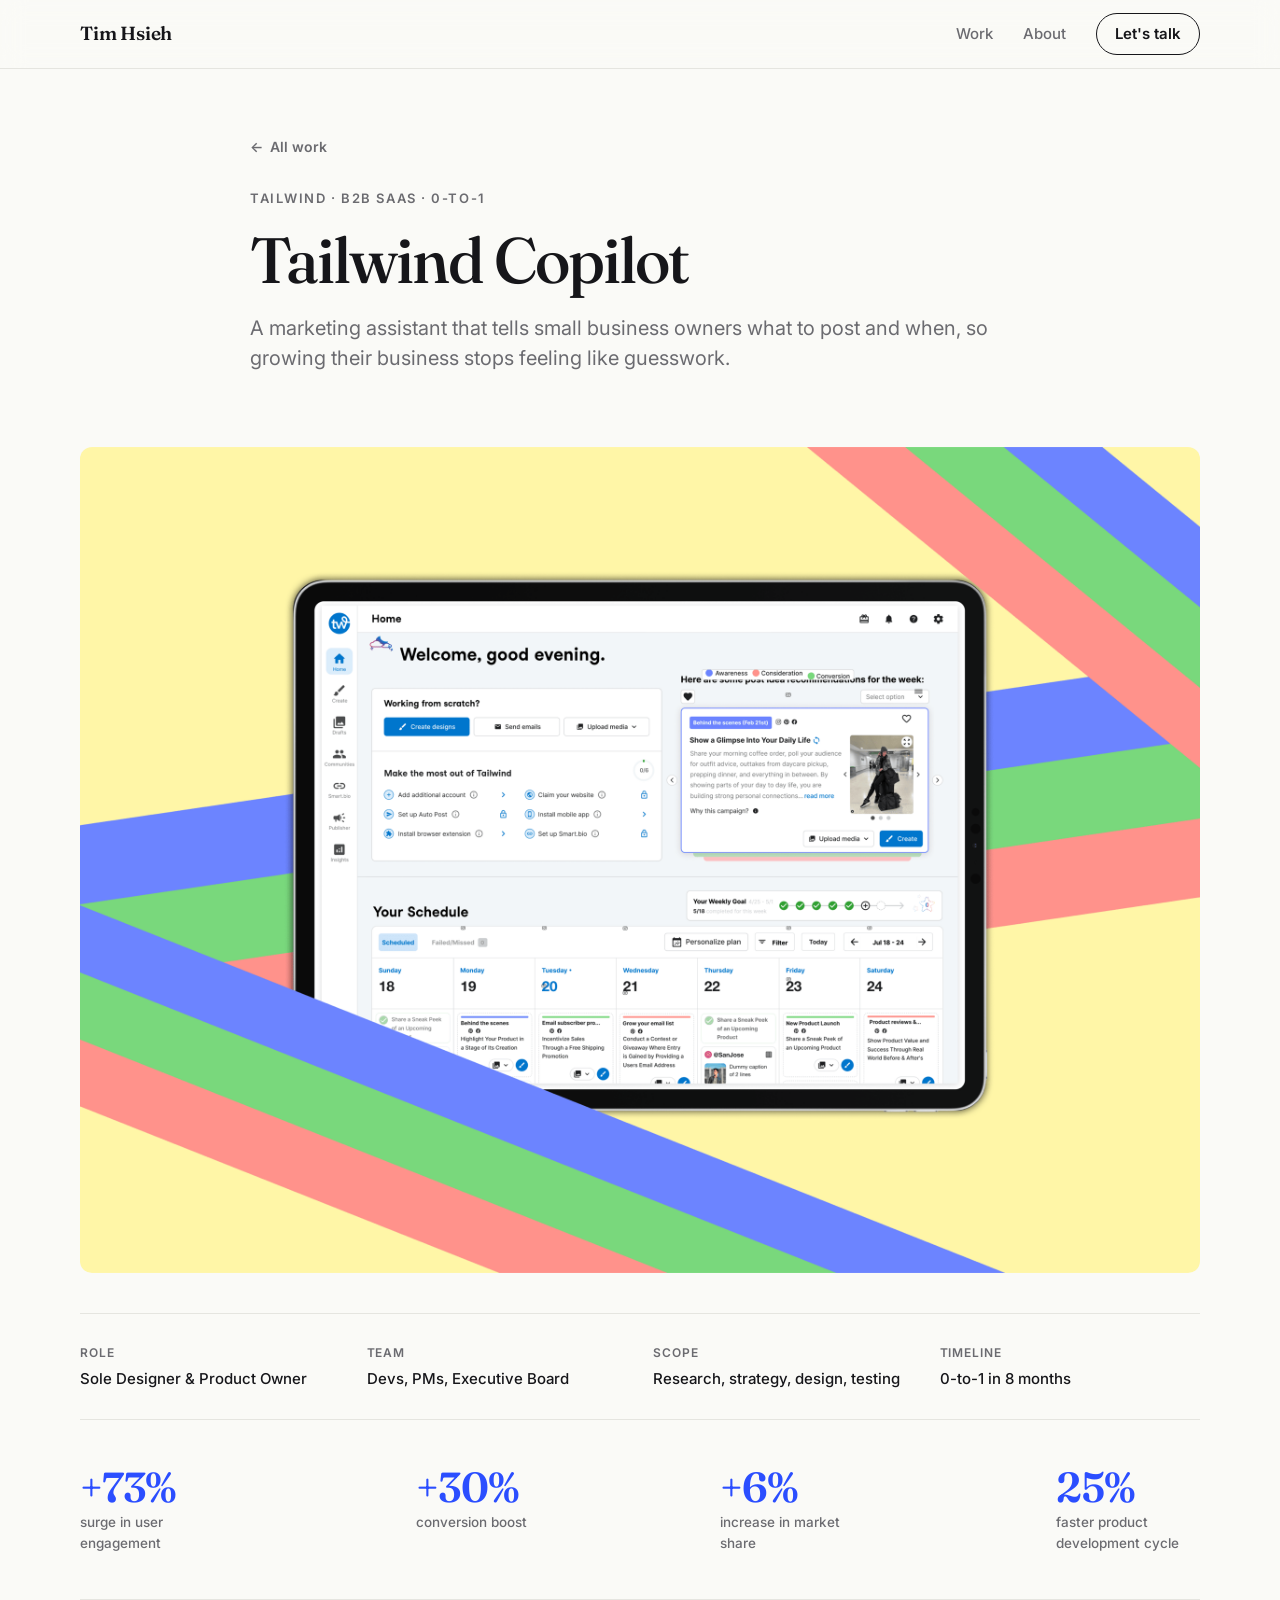
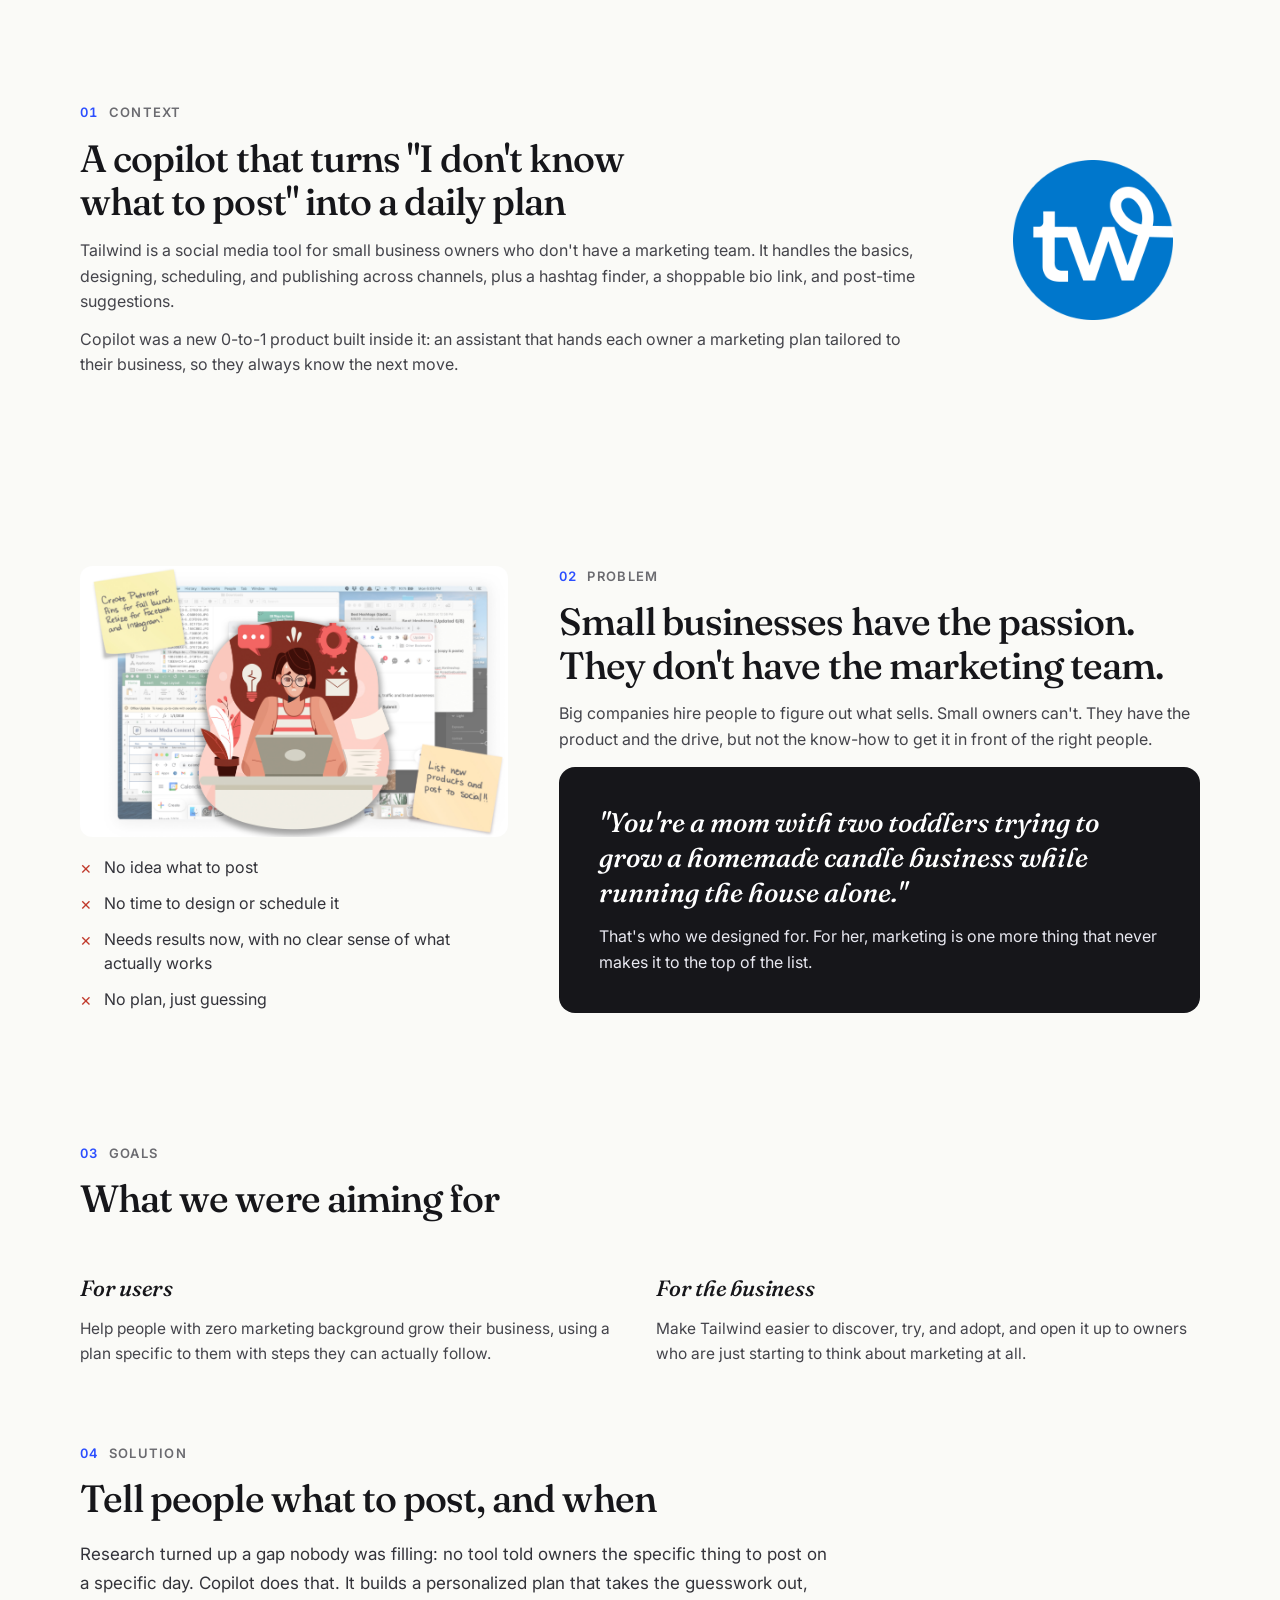
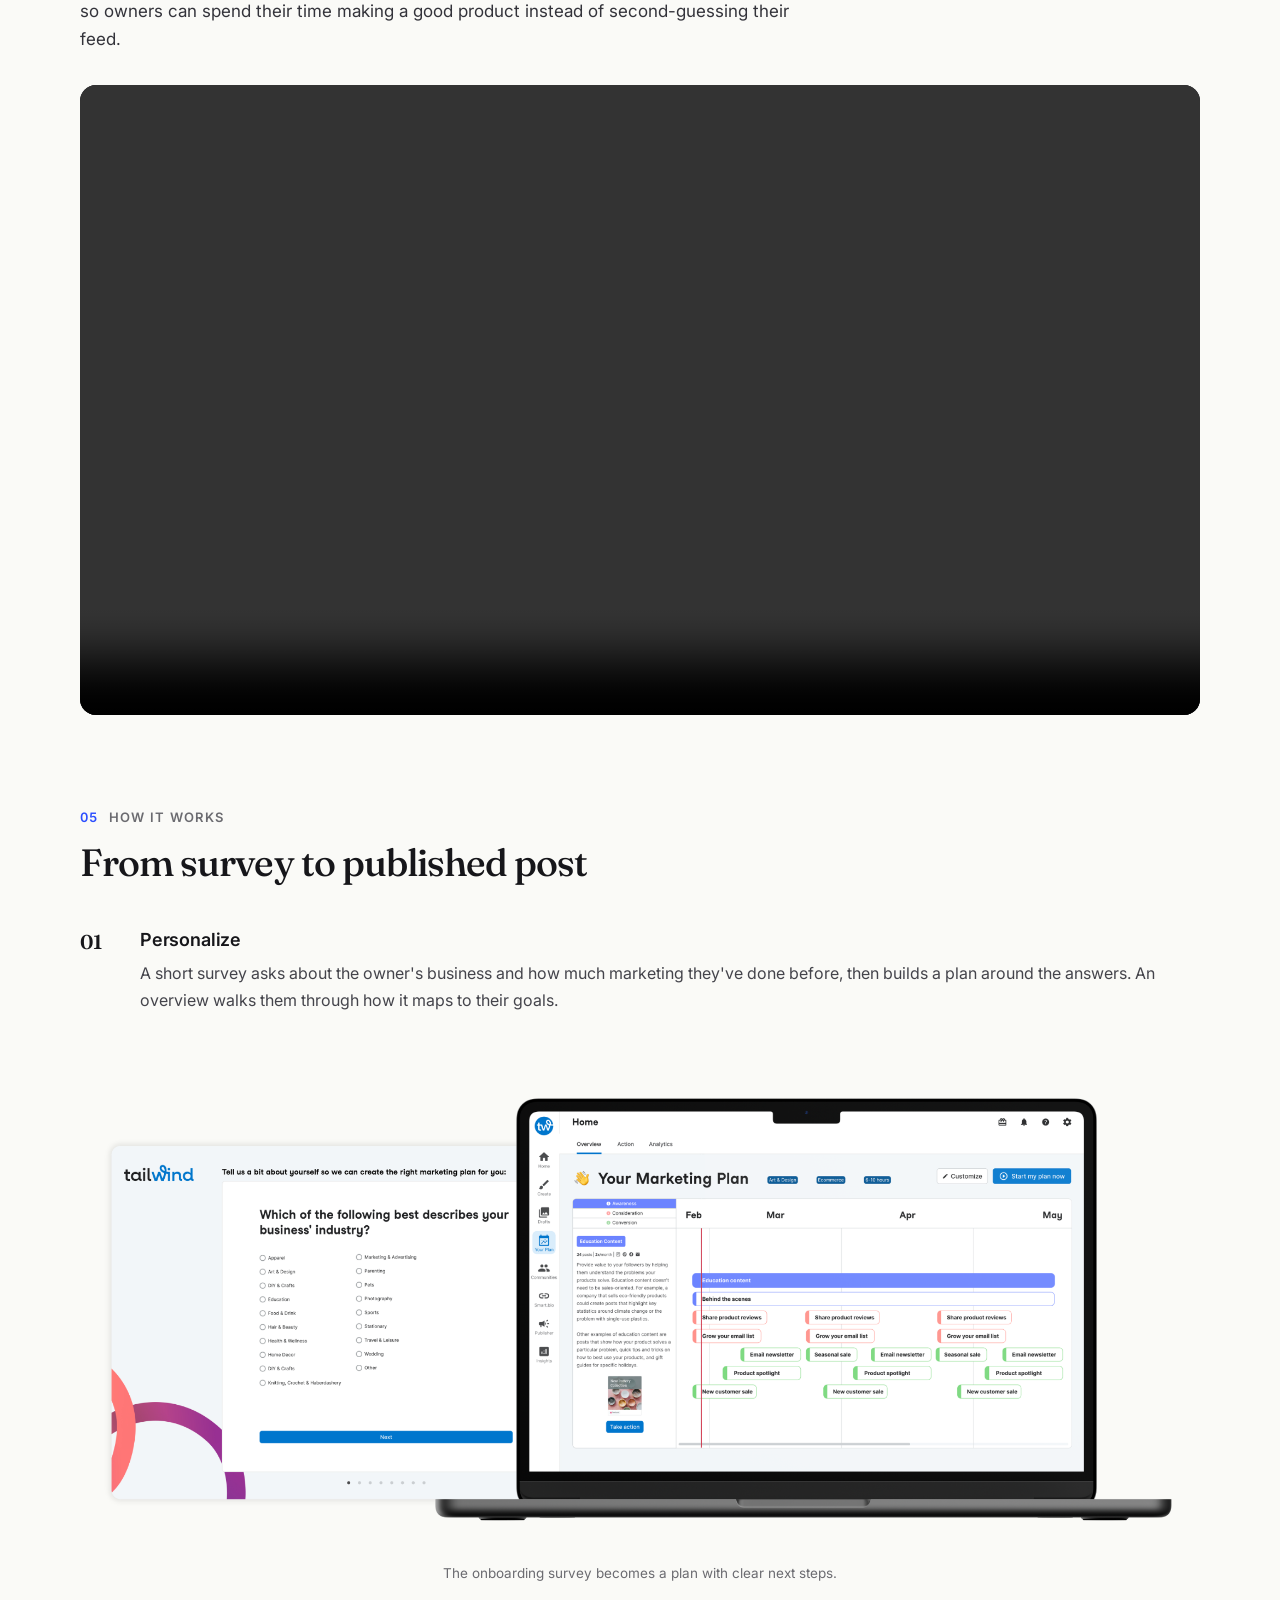
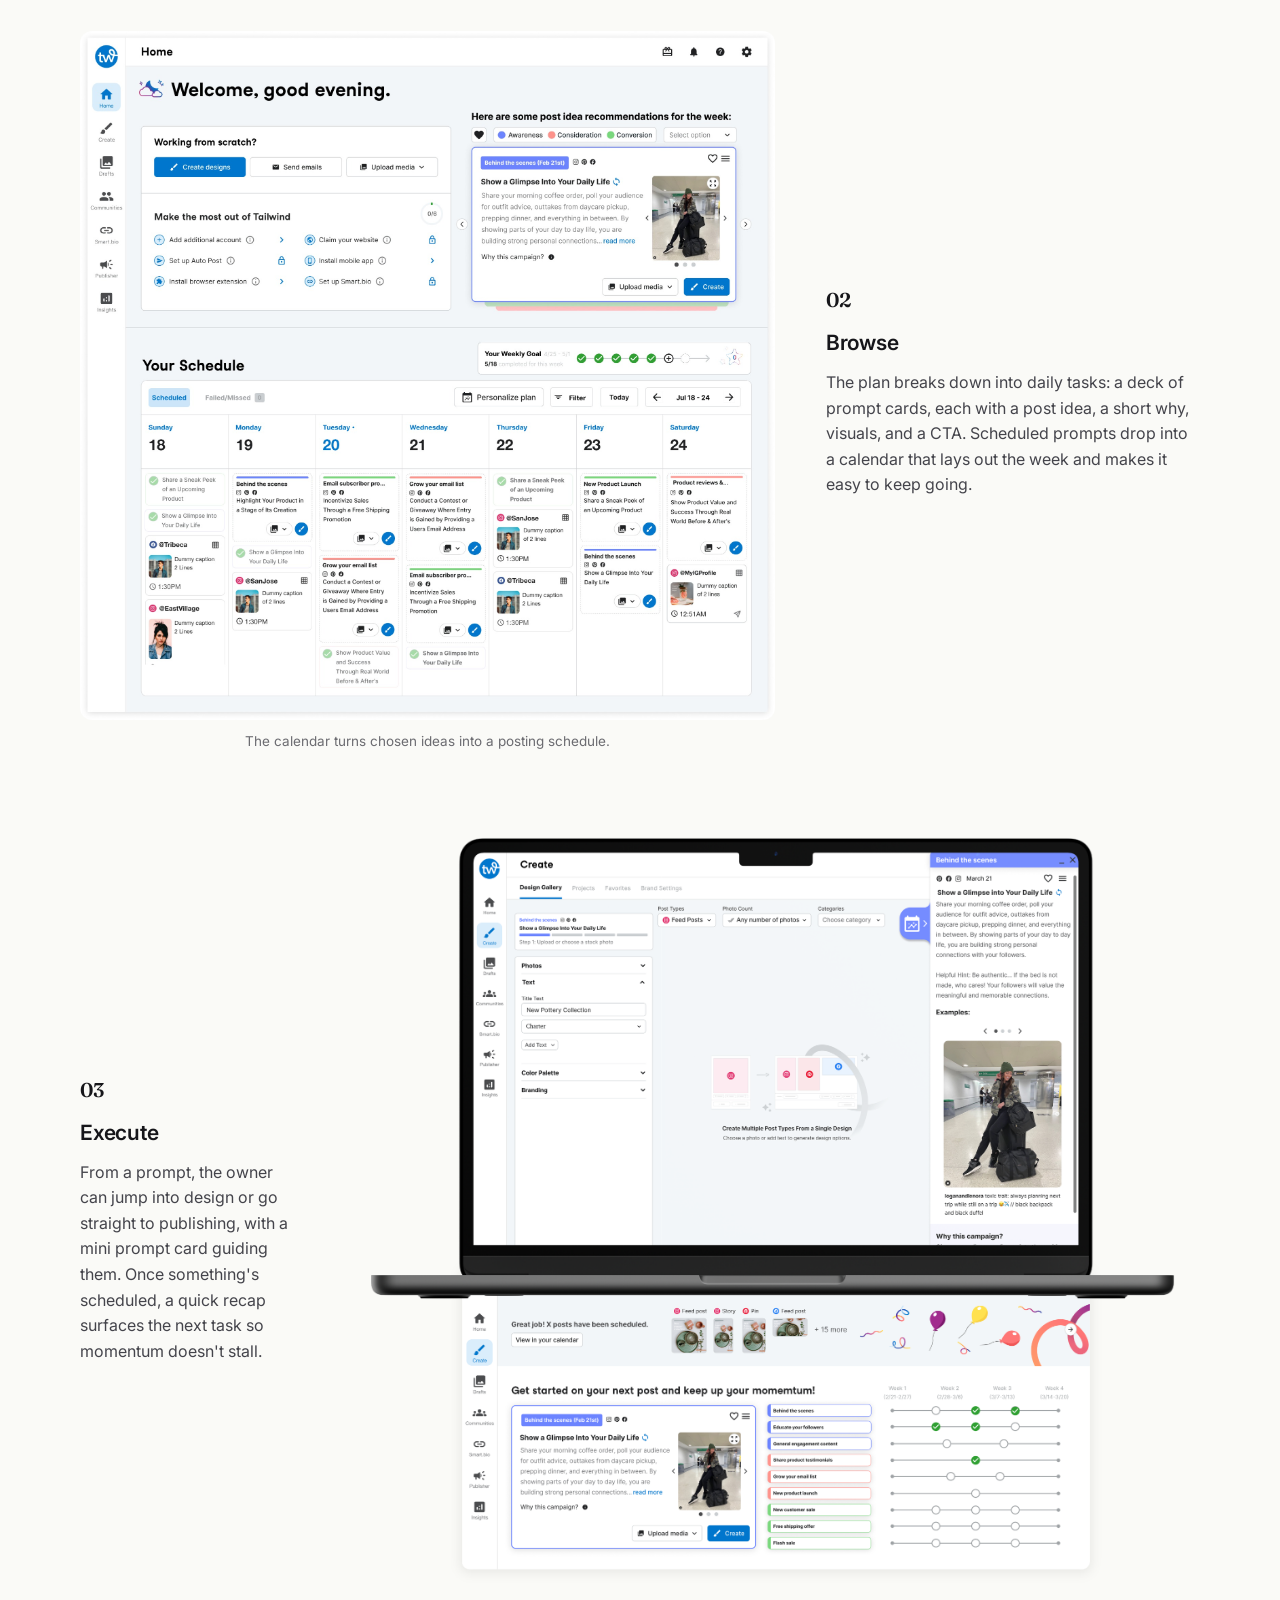
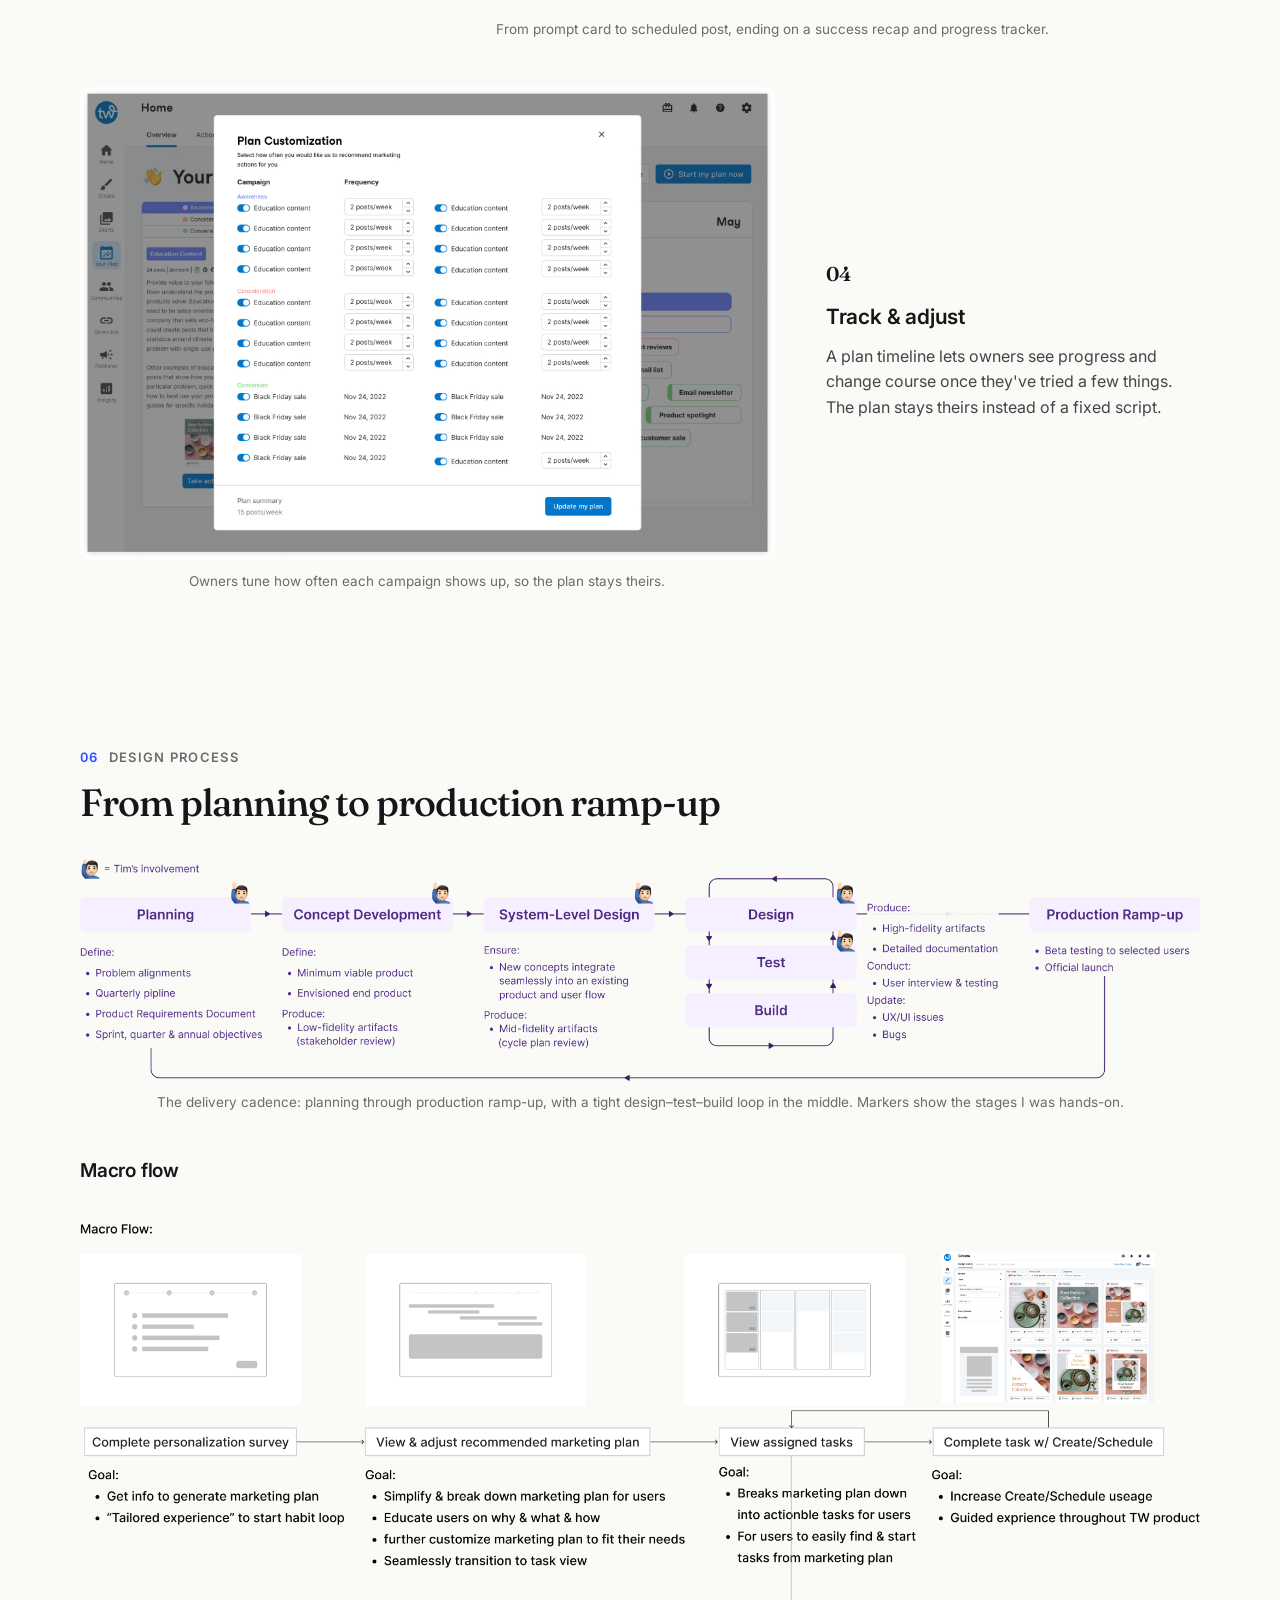
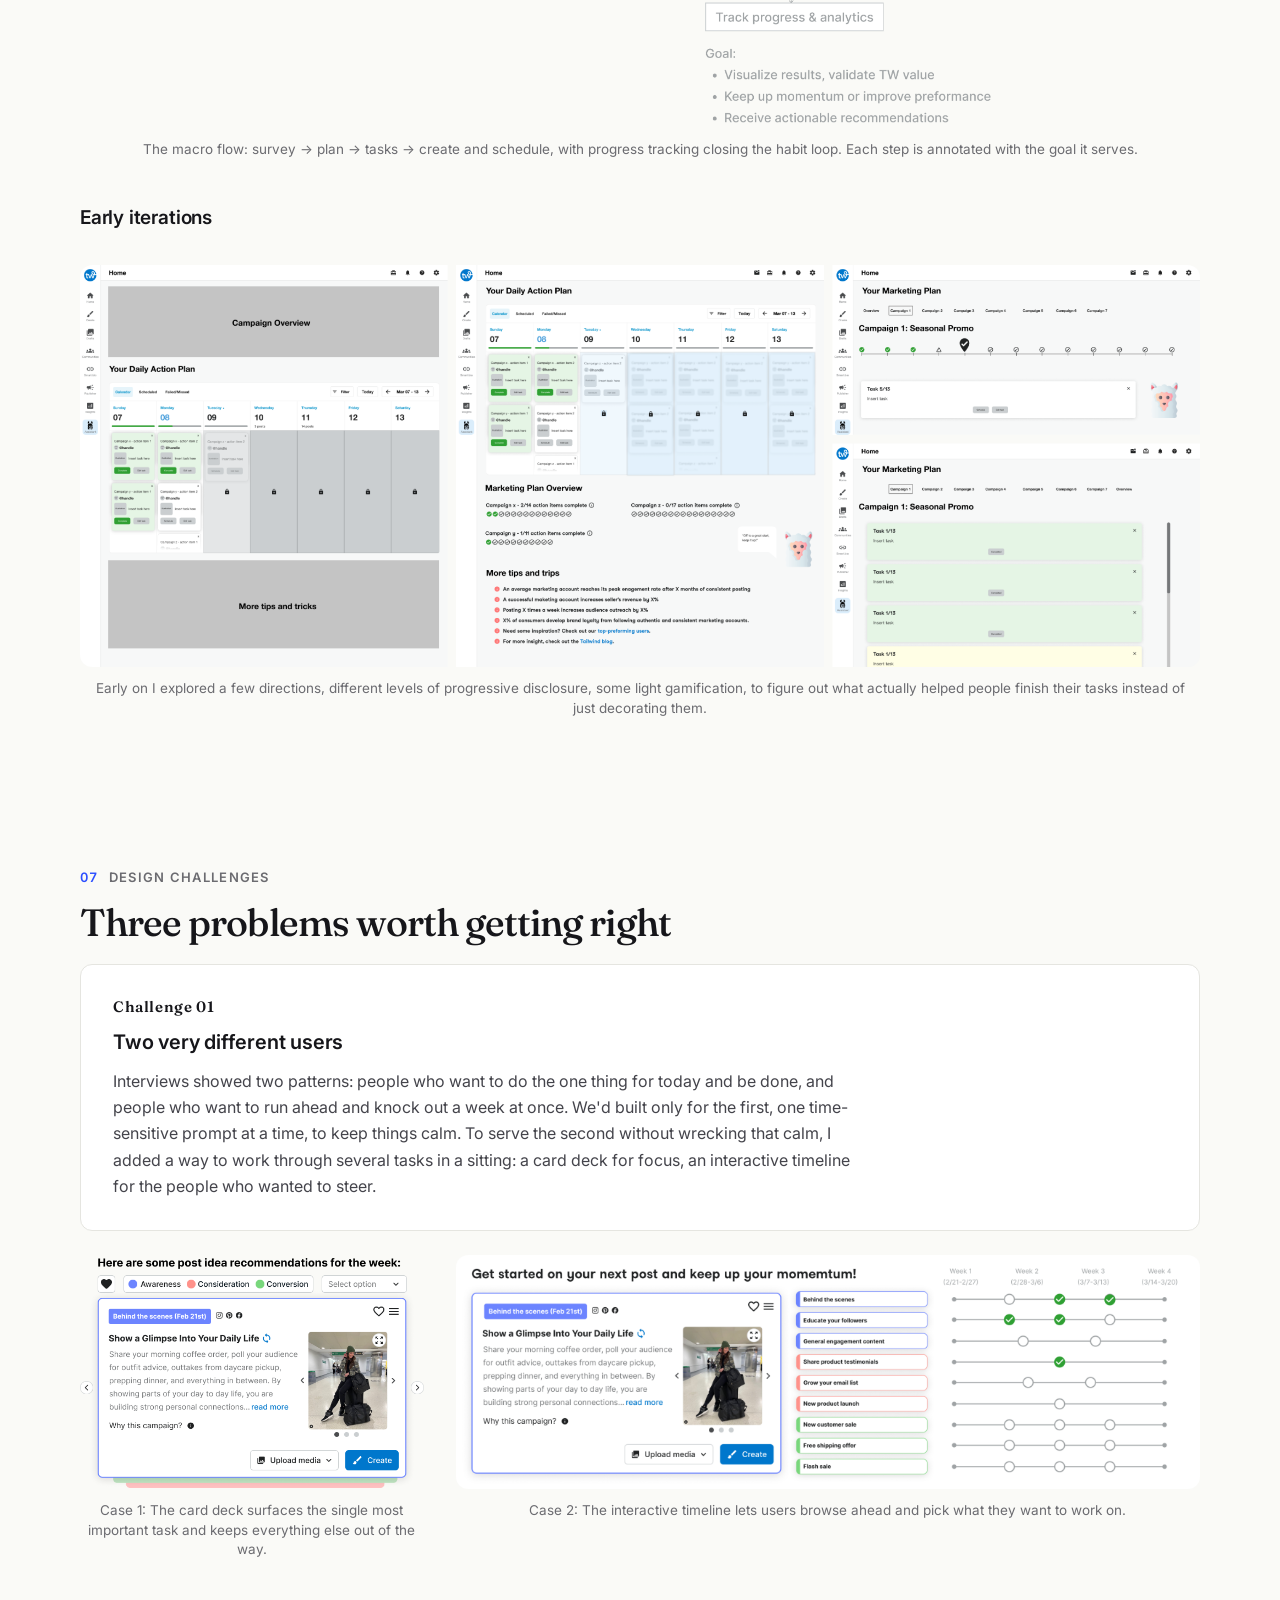
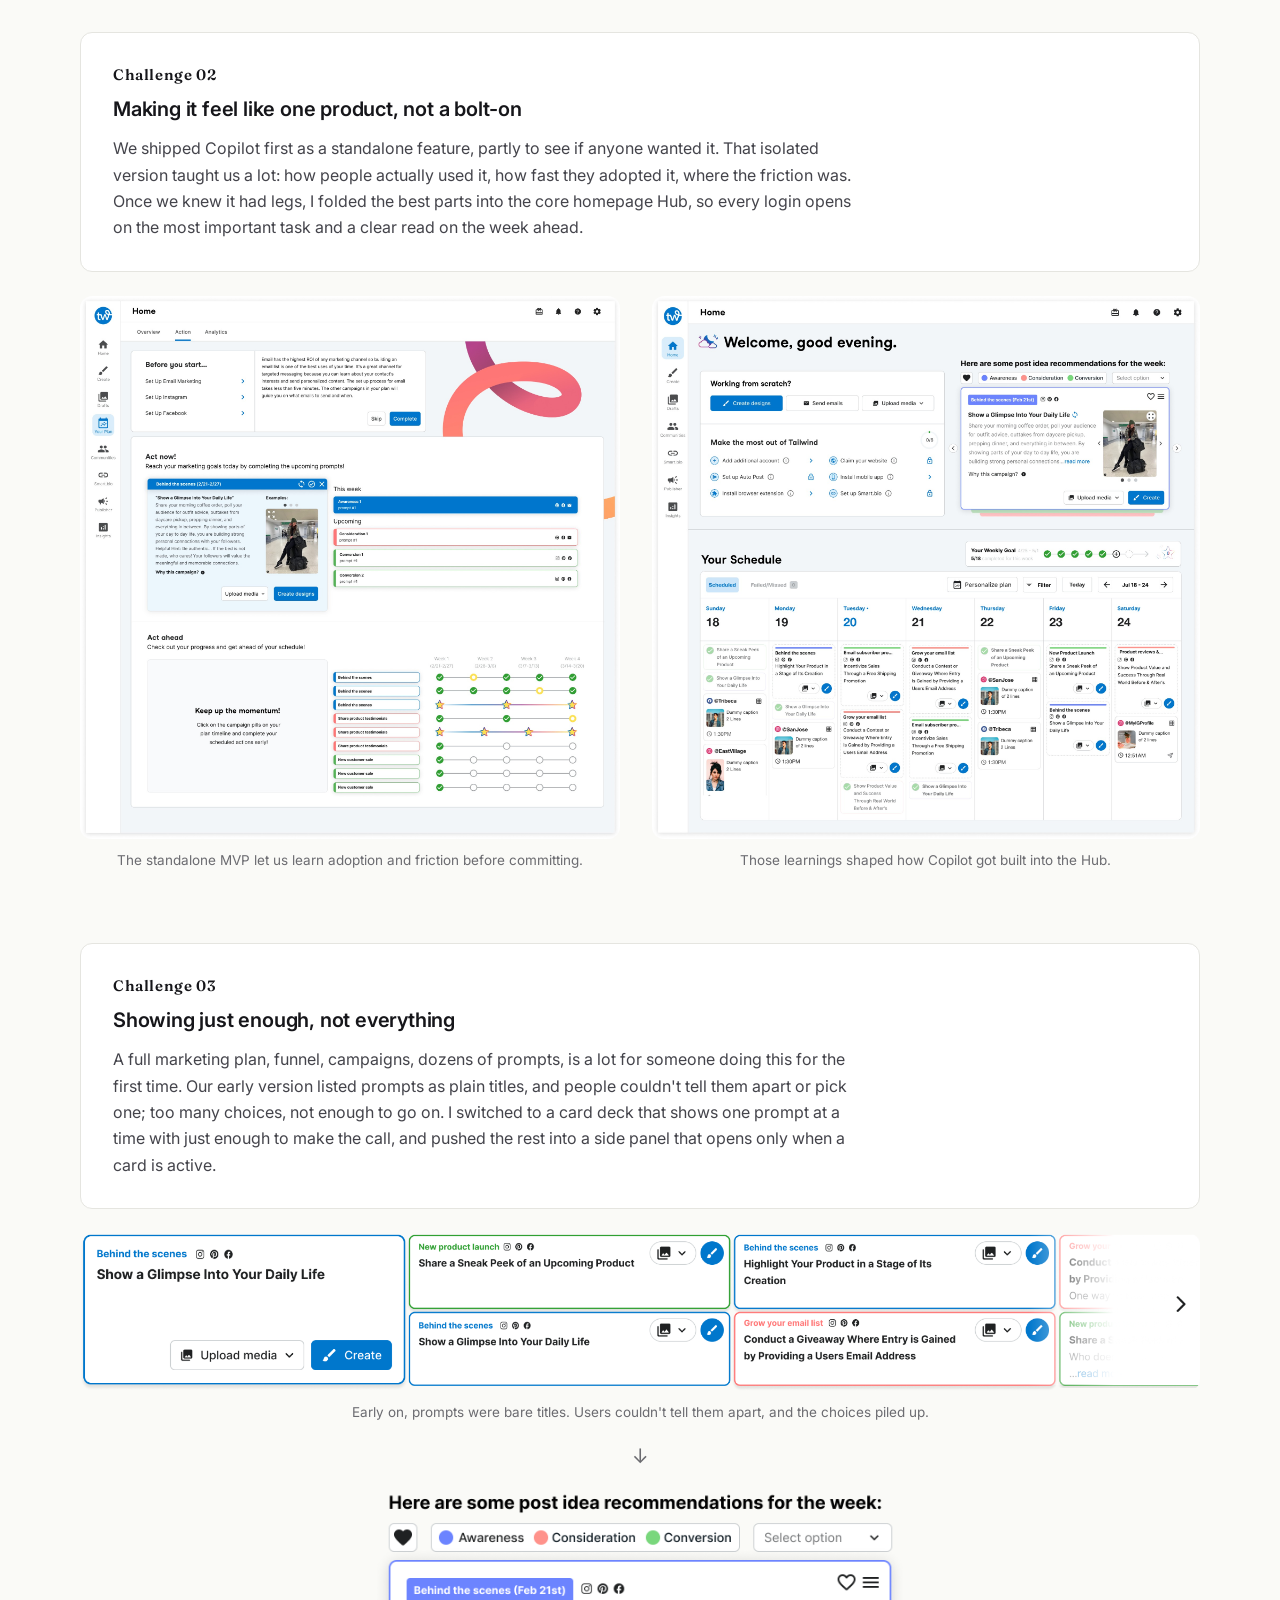
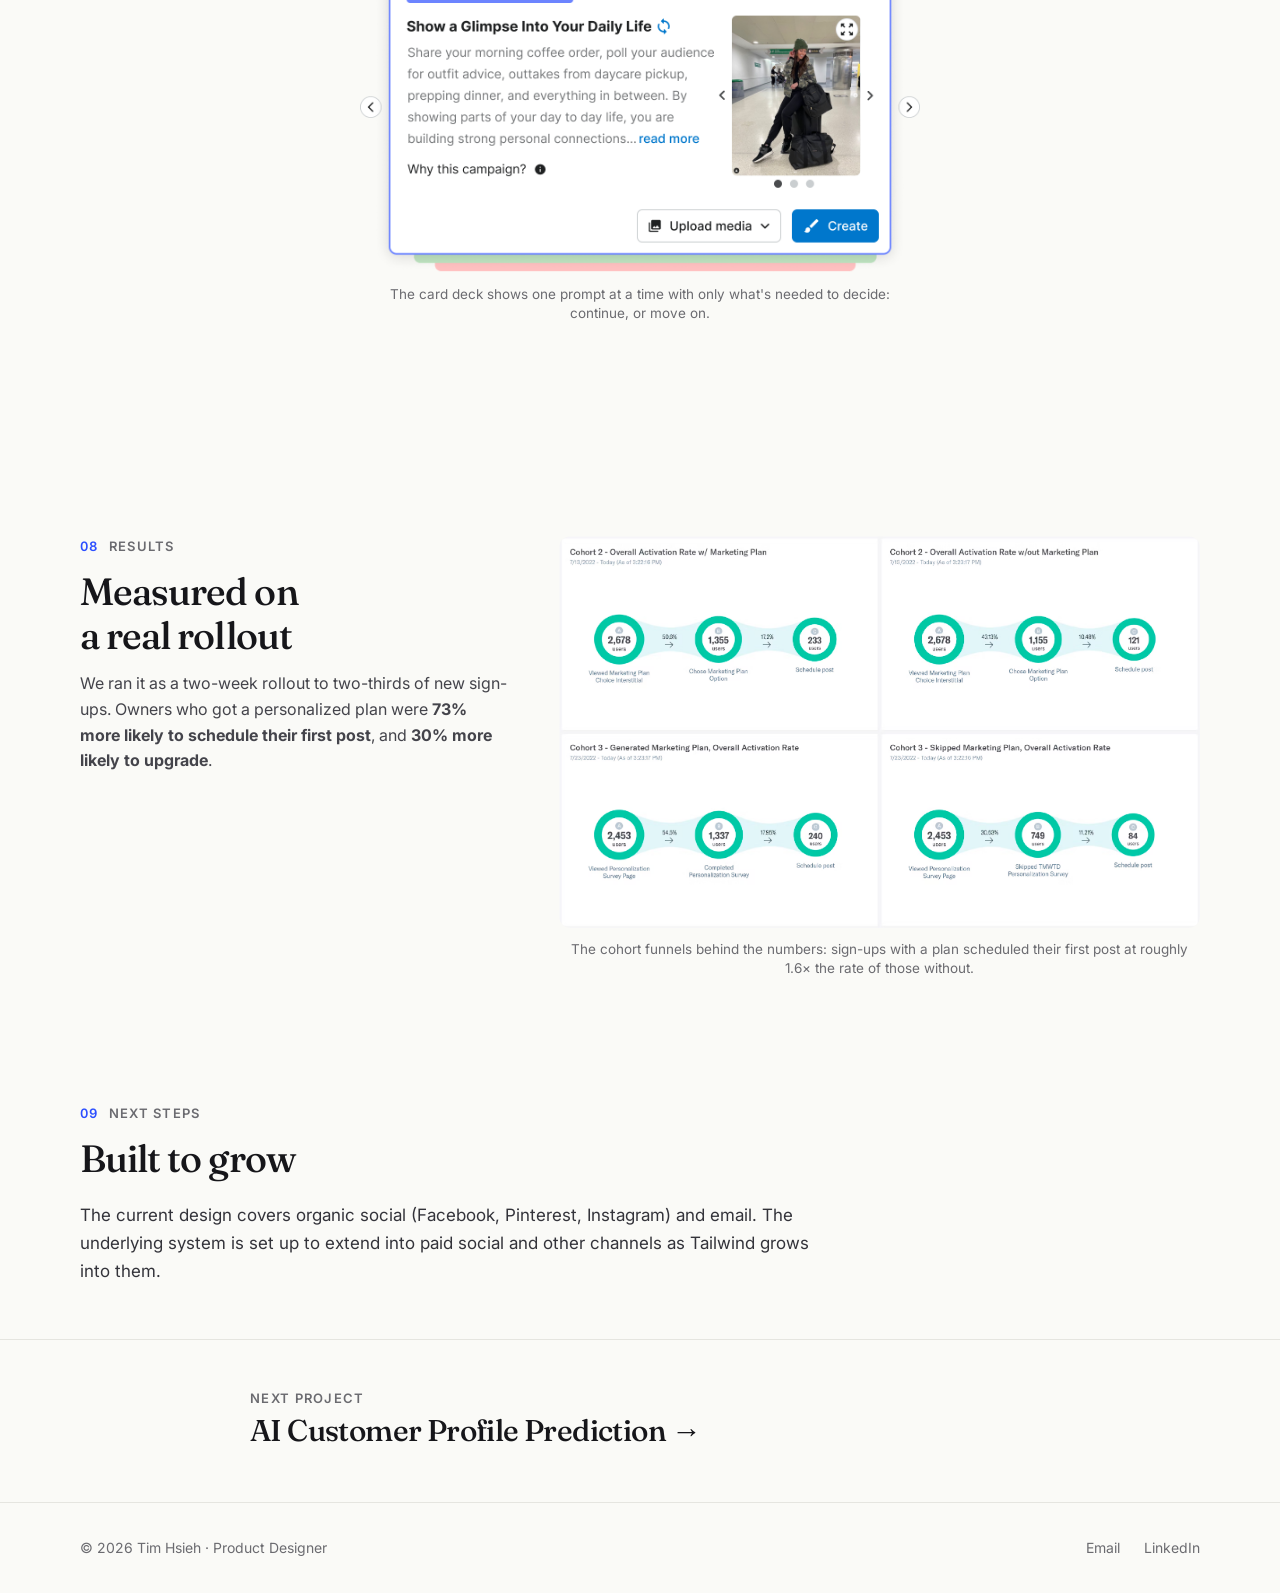
<file: copilot.html>
<!DOCTYPE html>
<html lang="en">
<head>
<meta charset="UTF-8" />
<meta name="viewport" content="width=device-width, initial-scale=1.0" />
<title>Tailwind Copilot — Tim Hsieh</title>
<meta name="description" content="Tailwind Copilot: a marketing assistant for small business owners, built 0-to-1 in 8 months. +73% engagement, +30% conversion." />
<meta name="theme-color" content="#FAFAF7" />
<link rel="preconnect" href="https://fonts.googleapis.com" />
<link rel="preconnect" href="https://fonts.gstatic.com" crossorigin />
<link href="https://fonts.googleapis.com/css2?family=Fraunces:opsz,wght@9..144,400;9..144,500;9..144,600&family=Inter:wght@400;500;600;700&display=swap" rel="stylesheet" />
<link rel="stylesheet" href="styles.css" />
</head>
<body>
<header>
  <div class="wrap nav">
    <a href="index.html" class="brand">Tim Hsieh</a>
    <nav class="nav-links" id="navLinks">
      <a href="index.html#work">Work</a>
      <a href="index.html#about">About</a>
      <a href="index.html#contact" class="nav-cta">Let's talk</a>
    </nav>
    <button class="menu-btn" id="menuBtn" aria-label="Open menu">
      <svg width="20" height="14" viewBox="0 0 20 14" fill="none" aria-hidden="true"><rect width="20" height="2" rx="1" fill="currentColor"/><rect y="6" width="20" height="2" rx="1" fill="currentColor"/><rect y="12" width="20" height="2" rx="1" fill="currentColor"/></svg>
    </button>
  </div>
</header>

<main>
<section class="cs-hero">
  <div class="read">
    <a href="index.html#work" class="cs-back"><span class="ba">←</span> All work</a>
    <div class="cs-kicker">Tailwind · B2B SaaS · 0-to-1</div>
    <h1>Tailwind Copilot</h1>
    <p class="sub">A marketing assistant that tells small business owners what to post and when, so growing their business stops feeling like guesswork.</p>
  </div>
</section>

<figure class="cs-fig-wide">
  <img src="img/copilot-hero.png" alt="Tailwind Copilot — the Hub home screen on a tablet" width="2822" height="2081" fetchpriority="high" />
</figure>

<div class="wrap">
  <div class="summary">
    <div class="summary-grid">
      <div class="sm"><span class="k">Role</span><span class="v">Sole Designer &amp; Product Owner</span></div>
      <div class="sm"><span class="k">Team</span><span class="v">Devs, PMs, Executive Board</span></div>
      <div class="sm"><span class="k">Scope</span><span class="v">Research, strategy, design, testing</span></div>
      <div class="sm"><span class="k">Timeline</span><span class="v">0-to-1 in 8 months</span></div>
    </div>
  </div>
</div>

<div class="wrap">
  <div class="metric-band">
    <div class="metric-grid">
      <div class="metric"><span class="n">+73%</span><span class="l">surge in user engagement</span></div>
      <div class="metric"><span class="n">+30%</span><span class="l">conversion boost</span></div>
      <div class="metric"><span class="n">+6%</span><span class="l">increase in market share</span></div>
      <div class="metric"><span class="n">25%</span><span class="l">faster product development cycle</span></div>
    </div>
  </div>
</div>

<section class="cs-section">
  <div class="cs-row product" style="grid-template-columns:4fr 1fr">
    <div class="cs-row-copy">
      <div class="eyebrow-sm"><span class="sn">01</span>Context</div>
      <h2>A copilot that turns "I don't know what to post" into a daily plan</h2>
      <p>Tailwind is a social media tool for small business owners who don't have a marketing team. It handles the basics, designing, scheduling, and publishing across channels, plus a hashtag finder, a shoppable bio link, and post-time suggestions.</p>
      <p>Copilot was a new 0-to-1 product built inside it: an assistant that hands each owner a marketing plan tailored to their business, so they always know the next move.</p>
    </div>
    <div class="cs-row-media ctx-badge">
      <img src="img/copilot-tailwind-logo.png" alt="Tailwind logo" width="384" height="384" loading="lazy" decoding="async" />
    </div>
  </div>
</section>

<section class="cs-section tight">
  <div class="cs-row flip">
    <div class="cs-row-copy">
      <div class="eyebrow-sm"><span class="sn">02</span>Problem</div>
      <h2>Small businesses have the passion. They don't have the marketing team.</h2>
      <p>Big companies hire people to figure out what sells. Small owners can't. They have the product and the drive, but not the know-how to get it in front of the right people.</p>
      <div class="callout">
        <div class="q">"You're a mom with two toddlers trying to grow a homemade candle business while running the house alone."</div>
        <p>That's who we designed for. For her, marketing is one more thing that never makes it to the top of the list.</p>
      </div>
    </div>
    <div class="cs-row-media">
      <img src="img/copilot-problem-overwhelmed-user.jpg" alt="Overwhelmed small business owner" width="1929" height="1220" loading="lazy" decoding="async" />
      <ul class="painlist">
        <li>No idea what to post</li>
        <li>No time to design or schedule it</li>
        <li>Needs results now, with no clear sense of what actually works</li>
        <li>No plan, just guessing</li>
      </ul>
    </div>
  </div>
</section>

<section class="cs-section tight">
  <div class="cs-body">
    <div class="eyebrow-sm"><span class="sn">03</span>Goals</div>
    <h2>What we were aiming for</h2>
    <div class="goal-grid">
      <div class="goal-card">
        <div class="goal-label">For users</div>
        <p>Help people with zero marketing background grow their business, using a plan specific to them with steps they can actually follow.</p>
      </div>
      <div class="goal-card">
        <div class="goal-label">For the business</div>
        <p>Make Tailwind easier to discover, try, and adopt, and open it up to owners who are just starting to think about marketing at all.</p>
      </div>
    </div>
  </div>
</section>

<section class="cs-section tight">
  <div class="cs-body">
    <div class="eyebrow-sm"><span class="sn">04</span>Solution</div>
    <h2>Tell people what to post, and when</h2>
    <p>Research turned up a gap nobody was filling: no tool told owners the specific thing to post on a specific day. Copilot does that. It builds a personalized plan that takes the guesswork out, so owners can spend their time making a good product instead of second-guessing their feed.</p>
  </div>
  <figure class="case-video solution-video">
    <video class="case-video__media" controls preload="metadata" playsinline>
      <source src="img/copilot-demo.mp4" type="video/mp4">
      Your browser does not support the video tag.
    </video>
  </figure>
</section>

<section class="cs-section how-it-works">
  <div class="cs-body">
    <div class="eyebrow-sm"><span class="sn">05</span>How it works</div>
    <h2>From survey to published post</h2>
    <div class="step">
      <div class="si">01</div>
      <div><h3>Personalize</h3><p>A short survey asks about the owner's business and how much marketing they've done before, then builds a plan around the answers. An overview walks them through how it maps to their goals.</p></div>
    </div>
  </div>
  <figure class="cs-fig-wide">
    <img src="img/copilot-personalize-plan-overview.png" alt="Copilot personalized plan overview" width="2048" height="886" loading="lazy" decoding="async" />
    <figcaption>The onboarding survey becomes a plan with clear next steps.</figcaption>
  </figure>
  <div class="cs-row flip" style="grid-template-columns:65fr 35fr;align-items:center">
    <div class="cs-row-copy">
      <div class="si">02</div>
      <h3>Browse</h3>
      <p>The plan breaks down into daily tasks: a deck of prompt cards, each with a post idea, a short why, visuals, and a CTA. Scheduled prompts drop into a calendar that lays out the week and makes it easy to keep going.</p>
    </div>
    <div class="cs-row-media">
      <figure>
        <img src="img/copilot-results-dashboard.jpg" alt="The Hub home screen with the weekly posting schedule" width="2048" height="2029" loading="lazy" decoding="async" />
        <figcaption>The calendar turns chosen ideas into a posting schedule.</figcaption>
      </figure>
    </div>
  </div>
  <div class="cs-row media-80">
    <div class="cs-row-copy">
      <div class="si">03</div>
      <h3>Execute</h3>
      <p>From a prompt, the owner can jump into design or go straight to publishing, with a mini prompt card guiding them. Once something's scheduled, a quick recap surfaces the next task so momentum doesn't stall.</p>
    </div>
    <div class="cs-row-media">
      <figure>
        <img src="img/copilot-execute-post-flow.png" alt="The guided flow from prompt card through design to a scheduled post, ending on a success recap and progress tracker" width="2048" height="1937" loading="lazy" decoding="async" />
        <figcaption>From prompt card to scheduled post, ending on a success recap and progress tracker.</figcaption>
      </figure>
    </div>
  </div>
  <div class="cs-row flip" style="grid-template-columns:65fr 35fr;align-items:center">
    <div class="cs-row-copy">
      <div class="si">04</div>
      <h3>Track &amp; adjust</h3>
      <p>A plan timeline lets owners see progress and change course once they've tried a few things. The plan stays theirs instead of a fixed script.</p>
    </div>
    <div class="cs-row-media">
      <figure>
        <img src="img/copilot-adjust-plan-frequency.jpg" alt="Plan customization modal where owners adjust how often each campaign type is recommended" width="2048" height="1392" loading="lazy" decoding="async" />
        <figcaption>Owners tune how often each campaign shows up, so the plan stays theirs.</figcaption>
      </figure>
    </div>
  </div>
</section>

<section class="cs-section">
  <div class="cs-body">
    <div class="eyebrow-sm"><span class="sn">06</span>Design process</div>
    <h2>From planning to production ramp-up</h2>
  </div>
  <figure class="cs-fig-wide">
    <img src="img/copilot-development-process-overview.png" alt="Stage-gate process diagram: planning, concept development, system-level design, a design-test-build loop, and production ramp-up" width="2047" height="409" loading="lazy" decoding="async" />
    <figcaption>The delivery cadence: planning through production ramp-up, with a tight design–test–build loop in the middle. Markers show the stages I was hands-on.</figcaption>
  </figure>
  <div class="cs-body fig-label">
    <h3>Macro flow</h3>
  </div>
  <figure class="cs-fig-wide">
    <img src="img/copilot-macro-flow.png" alt="Macro user flow: personalization survey, marketing plan, assigned tasks, create and schedule, with progress tracking closing the loop" width="2048" height="933" loading="lazy" decoding="async" />
    <figcaption>The macro flow: survey → plan → tasks → create and schedule, with progress tracking closing the habit loop. Each step is annotated with the goal it serves.</figcaption>
  </figure>
  <div class="cs-body fig-label">
    <h3>Early iterations</h3>
  </div>
  <figure class="cs-fig-wide">
    <img src="img/copilot-early-iterations.png" alt="Copilot early UI iterations" width="2048" height="736" loading="lazy" decoding="async" />
    <figcaption>Early on I explored a few directions, different levels of progressive disclosure, some light gamification, to figure out what actually helped people finish their tasks instead of just decorating them.</figcaption>
  </figure>
</section>

<section class="cs-section">
  <div class="cs-body">
    <div class="eyebrow-sm"><span class="sn">07</span>Design challenges</div>
    <h2>Three problems worth getting right</h2>

    <div class="challenge">
      <div class="num">Challenge 01</div>
      <h3>Two very different users</h3>
      <p>Interviews showed two patterns: people who want to do the one thing for today and be done, and people who want to run ahead and knock out a week at once. We'd built only for the first, one time-sensitive prompt at a time, to keep things calm. To serve the second without wrecking that calm, I added a way to work through several tasks in a sitting: a card deck for focus, an interactive timeline for the people who wanted to steer.</p>
    </div>

    <div class="copilot-challenge-image-pair">
      <div class="copilot-challenge-image-pair__item">
        <img class="copilot-challenge-image-pair__media" src="img/copilot-challenge-progressive-disclosure.png" alt="Card deck progressive disclosure design" width="1250" height="854" loading="lazy" decoding="async" />
        <p class="copilot-challenge-image-pair__caption">Case 1: The card deck surfaces the single most important task and keeps everything else out of the way.</p>
      </div>
      <div class="copilot-challenge-image-pair__item">
        <img class="copilot-challenge-image-pair__media" src="img/copilot-execute-recap-momentum.png" alt="Interactive timeline with recap and momentum view" width="2048" height="646" loading="lazy" decoding="async" />
        <p class="copilot-challenge-image-pair__caption">Case 2: The interactive timeline lets users browse ahead and pick what they want to work on.</p>
      </div>
    </div>

    <div class="challenge">
      <div class="num">Challenge 02</div>
      <h3>Making it feel like one product, not a bolt-on</h3>
      <p>We shipped Copilot first as a standalone feature, partly to see if anyone wanted it. That isolated version taught us a lot: how people actually used it, how fast they adopted it, where the friction was. Once we knew it had legs, I folded the best parts into the core homepage Hub, so every login opens on the most important task and a clear read on the week ahead.</p>
    </div>

    <div class="copilot-challenge-image-pair">
      <div class="copilot-challenge-image-pair__item" style="flex:993">
        <img class="copilot-challenge-image-pair__media" src="img/copilot-action-view-zero-state.jpg" alt="Copilot standalone MVP action view zero state" width="2032" height="2047" loading="lazy" decoding="async" />
        <p class="copilot-challenge-image-pair__caption">The standalone MVP let us learn adoption and friction before committing.</p>
      </div>
      <div class="copilot-challenge-image-pair__item" style="flex:1009">
        <img class="copilot-challenge-image-pair__media" src="img/copilot-results-dashboard.jpg" alt="Copilot integrated into the Hub results dashboard" width="2048" height="2029" loading="lazy" decoding="async" />
        <p class="copilot-challenge-image-pair__caption">Those learnings shaped how Copilot got built into the Hub.</p>
      </div>
    </div>

    <div class="challenge">
      <div class="num">Challenge 03</div>
      <h3>Showing just enough, not everything</h3>
      <p>A full marketing plan, funnel, campaigns, dozens of prompts, is a lot for someone doing this for the first time. Our early version listed prompts as plain titles, and people couldn't tell them apart or pick one; too many choices, not enough to go on. I switched to a card deck that shows one prompt at a time with just enough to make the call, and pushed the rest into a side panel that opens only when a card is active.</p>
    </div>

    <div class="copilot-challenge-evolution copilot-challenge-evolution--stacked">
      <div class="copilot-challenge-evolution__item copilot-challenge-evolution__item--full">
        <img class="copilot-challenge-evolution__media" src="img/copilot-browse-prompt-cards.png" alt="Early iteration showing multiple prompt titles" width="2048" height="288" loading="lazy" decoding="async" />
        <p class="copilot-challenge-evolution__caption">Early on, prompts were bare titles. Users couldn't tell them apart, and the choices piled up.</p>
      </div>
      <div class="copilot-challenge-evolution__arrow" aria-hidden="true">↓</div>
      <div class="copilot-challenge-evolution__item copilot-challenge-evolution__item--centered-half">
        <img class="copilot-challenge-evolution__media" src="img/copilot-challenge-progressive-disclosure.png" alt="Card deck interface showing one prompt at a time" width="1250" height="854" loading="lazy" decoding="async" />
        <p class="copilot-challenge-evolution__caption">The card deck shows one prompt at a time with only what's needed to decide: continue, or move on.</p>
      </div>
    </div>
  </div>
</section>

<section class="cs-section tight">
  <div class="cs-row img-right">
    <div class="cs-row-copy">
      <div class="eyebrow-sm"><span class="sn">08</span>Results</div>
      <h2>Measured on a real rollout</h2>
      <p>We ran it as a two-week rollout to two-thirds of new sign-ups. Owners who got a personalized plan were <strong>73% more likely to schedule their first post</strong>, and <strong>30% more likely to upgrade</strong>.</p>
    </div>
    <div class="cs-row-media">
      <figure>
        <img src="img/copilot-results-ab-funnels.png" alt="A/B cohort activation funnels comparing owners who chose a marketing plan against those who skipped it" width="1645" height="1005" loading="lazy" decoding="async" />
        <figcaption>The cohort funnels behind the numbers: sign-ups with a plan scheduled their first post at roughly 1.6× the rate of those without.</figcaption>
      </figure>
    </div>
  </div>
</section>

<section class="cs-section tight">
  <div class="cs-body">
    <div class="eyebrow-sm"><span class="sn">09</span>Next steps</div>
    <h2>Built to grow</h2>
    <p>The current design covers organic social (Facebook, Pinterest, Instagram) and email. The underlying system is set up to extend into paid social and other channels as Tailwind grows into them.</p>
  </div>
</section>
</main>

<div class="cs-next">
  <div class="read">
    <a href="ai-profile-prediction.html">
      <div>
        <div class="lab">Next project</div>
        <div class="ttl">AI Customer Profile Prediction <span class="arr">→</span></div>
      </div>
    </a>
  </div>
</div>

<footer>
  <div class="wrap foot">
    <span>© 2026 Tim Hsieh · Product Designer</span>
    <div class="foot-links">
      <a href="mailto:tim.hsieh.design@gmail.com">Email</a>
      <a href="https://linkedin.com/in/timhdesign" target="_blank" rel="noopener">LinkedIn</a>
    </div>
  </div>
</footer>

<script>
  const btn=document.getElementById('menuBtn');
  const links=document.getElementById('navLinks');
  btn.addEventListener('click',()=>links.classList.toggle('open'));
  links.querySelectorAll('a').forEach(a=>a.addEventListener('click',()=>links.classList.remove('open')));
</script>
</body>
</html>
</file>
<file: styles.css>
/* ============================================================
   Tim Hsieh — Portfolio shared styles
   ============================================================ */
:root{
  --ink:#16161A;
  --paper:#FAFAF7;
  --accent:#2B4EFF;
  --accent-hover:#1a3de0;
  --accent-soft:#eef0ff;
  --muted:#6B6B70;
  --hair:#E5E5E0;
  --card:#FFFFFF;
  --maxw:1200px;
  --readw:860px;
  --pad:clamp(16px,4vw,40px);
  --display:"Fraunces",Georgia,serif;
  --body:"Inter",system-ui,-apple-system,sans-serif;
  /* radius scale */
  --r-xs:6px;
  --r-sm:12px;
  --r-md:16px;
  --r-lg:24px;
  --r-pill:999px;
  /* spacing scale */
  --space-sm:24px;
  --space-md:48px;
  --space-lg:72px;
  --space-xl:96px;
  --space-2xl:128px;
}
*{box-sizing:border-box;margin:0;padding:0}
html{scroll-behavior:smooth}
@media(prefers-reduced-motion:reduce){html{scroll-behavior:auto}}
::selection{background:var(--accent);color:#fff}
body{
  background:var(--paper);
  color:var(--ink);
  font-family:var(--body);
  font-size:17px;
  line-height:1.55;
  -webkit-font-smoothing:antialiased;
  overflow-x:hidden;
}
a{color:inherit;text-decoration:none}
img{max-width:100%;height:auto;display:block}

/* ---- layout containers ---- */
.wrap{max-width:var(--maxw);margin:0 auto;padding:0 var(--pad)}
.read{max-width:var(--readw);margin:0 auto;padding:0 var(--pad)}

/* ---------- NAV ---------- */
header{position:sticky;top:0;z-index:50;background:rgba(250,250,247,.82);backdrop-filter:saturate(180%) blur(12px);border-bottom:1px solid var(--hair)}
.nav{display:flex;align-items:center;justify-content:space-between;height:68px}
.brand{font-family:var(--display);font-weight:600;font-size:19px;letter-spacing:-.01em}
.nav-links{display:flex;gap:30px;align-items:center;font-size:15px;font-weight:500}
.nav-links a{color:var(--muted);transition:color .15s}
.nav-links a:hover{color:var(--ink)}
.nav-cta{border:1px solid var(--ink);border-radius:var(--r-pill);padding:8px 18px;color:var(--ink)!important;font-weight:600;transition:background .15s,color .15s}
.nav-cta:hover{background:var(--ink);color:var(--paper)!important}
.menu-btn{display:none;background:none;border:none;cursor:pointer;color:var(--ink);padding:4px;line-height:1}

/* ---------- BUTTONS ---------- */
.btn{display:inline-flex;align-items:center;gap:9px;font-weight:600;font-size:15px;border-radius:var(--r-pill);padding:13px 26px;transition:background .15s,border-color .15s,color .15s}
.btn-primary{background:var(--accent);color:#fff}
.btn-primary:hover{background:var(--accent-hover)}
.btn-ghost{border:1px solid var(--hair);color:var(--ink);background:var(--card)}
.btn-ghost:hover{border-color:var(--ink)}

/* ---------- FOCUS STATES ---------- */
:focus-visible{outline:2px solid var(--accent);outline-offset:3px;border-radius:var(--r-xs)}
.card:focus-visible{outline-offset:2px}
.btn:focus-visible{border-radius:var(--r-pill)}

/* ---------- FOOTER ---------- */
footer{border-top:1px solid var(--hair);padding:34px 0;margin-top:0}
.foot{display:flex;justify-content:space-between;align-items:center;flex-wrap:wrap;gap:14px;font-size:14px;color:var(--muted)}
.foot a{color:var(--muted);transition:color .15s}
.foot a:hover{color:var(--ink)}
.foot-links{display:flex;gap:24px}

/* ---------- CASE STUDY HERO ---------- */
.cs-hero{padding:64px 0 34px}
.cs-back{font-size:14px;font-weight:600;color:var(--muted);display:inline-flex;gap:7px;align-items:center;margin-bottom:30px;transition:color .15s}
.cs-back:hover{color:var(--ink)}
.cs-back .ba{display:inline-block;transition:transform .15s}
.cs-back:hover .ba{transform:translateX(-4px)}
@media(prefers-reduced-motion:reduce){.cs-back .ba,.cs-back:hover .ba{transition:none;transform:none}}
.cs-kicker{font-size:13px;font-weight:600;letter-spacing:.12em;text-transform:uppercase;color:var(--muted);margin-bottom:18px}
.cs-hero h1{font-family:var(--display);font-weight:500;font-size:clamp(36px,5.5vw,64px);line-height:1.05;letter-spacing:-.03em;max-width:18ch;margin-bottom:20px}
.cs-hero .sub{font-size:clamp(17px,2vw,20px);color:var(--muted);max-width:60ch;line-height:1.5}

/* summary band */
.summary{border-top:1px solid var(--hair);border-bottom:1px solid var(--hair);padding:30px 0;margin:34px 0 0}
.summary-grid{display:grid;grid-template-columns:repeat(4,1fr);gap:26px}
.sm{display:flex;flex-direction:column;gap:5px}
.sm .k{font-size:12px;font-weight:600;letter-spacing:.08em;text-transform:uppercase;color:var(--muted)}
.sm .v{font-size:15px;font-weight:500;line-height:1.4}

/* metric row */
.metric-band{padding:46px 0;border-bottom:1px solid var(--hair)}
.metric-grid{display:flex;flex-wrap:wrap;gap:22px;justify-content:space-between}
.metric{display:flex;flex-direction:column;gap:4px}
.metric .n{font-family:var(--display);font-weight:600;font-size:clamp(30px,4vw,42px);letter-spacing:-.02em;color:var(--accent);line-height:1}
.metric .l{font-size:13.5px;color:var(--muted);font-weight:500;max-width:16ch}

/* body sections */
.cs-section{padding:54px 0}
.cs-section.tight{padding:38px 0}
.cs-section h2{font-family:var(--display);font-weight:500;font-size:clamp(26px,3.4vw,38px);letter-spacing:-.025em;margin-bottom:20px;line-height:1.15;max-width:30ch;text-wrap:balance}
.cs-section h3{font-size:19px;font-weight:600;margin:30px 0 10px;letter-spacing:-.01em}
.cs-section p{color:#33333a;font-size:17px;line-height:1.65;margin-bottom:16px}
.cs-section p .lead{font-weight:500}
.eyebrow-sm{font-size:13px;font-weight:600;letter-spacing:.1em;text-transform:uppercase;color:var(--muted);margin-bottom:14px}
.eyebrow-sm .sn{color:var(--accent);margin-right:10px;font-variant-numeric:tabular-nums}

/* case video */
.case-video{max-width:var(--maxw);padding:0 var(--pad);margin:32px auto 0}
.case-video__media{display:block;width:100%;height:auto;aspect-ratio:16/9;background:var(--ink);border-radius:var(--r-md)}

/* goal cards */
.goal-grid{display:grid;grid-template-columns:1fr 1fr;gap:32px;margin-top:28px}
.goal-card{padding-top:22px}
.goal-num{font-size:12px;font-weight:600;letter-spacing:.12em;text-transform:uppercase;color:var(--muted);margin-bottom:12px}
.goal-label{font-family:var(--display);font-size:clamp(18px,2vw,22px);font-weight:500;font-style:italic;letter-spacing:-.01em;color:var(--ink);margin-bottom:12px}
.goal-card p{font-size:15.5px;color:#44444b;line-height:1.6;margin:0}
@media(max-width:860px){.goal-grid{grid-template-columns:1fr;gap:24px}}

/* pain / win lists */
.painlist{list-style:none;display:grid;gap:12px;margin:18px 0 8px}
.painlist li{display:flex;gap:12px;align-items:flex-start;font-size:16px;color:#33333a;line-height:1.5}
.painlist li::before{content:"✕";color:#c0392b;font-weight:700;flex-shrink:0;font-size:14px;margin-top:3px}
.winlist{list-style:none;display:grid;gap:12px;margin:18px 0 8px}
.winlist li{display:flex;gap:12px;align-items:flex-start;font-size:16px;color:#33333a;line-height:1.5}
.winlist li::before{content:"→";color:var(--ink);font-weight:700;flex-shrink:0;margin-top:1px}

/* callout */
.callout{background:var(--ink);color:#eaeaef;border-radius:var(--r-md);padding:38px 40px;margin:14px 0 6px}
.callout .q{font-family:var(--display);font-size:clamp(20px,2.6vw,27px);line-height:1.3;font-weight:500;color:#fff;margin-bottom:14px;font-style:italic}
.callout p{color:#e8e8f0;font-size:16px;margin-bottom:0}

/* design challenges */
.challenge{border:1px solid var(--hair);border-radius:var(--r-sm);padding:30px 32px;margin-bottom:18px;background:var(--card)}
.challenge p{max-width:76ch}
.challenge .num{font-family:var(--display);font-size:15px;font-weight:600;color:var(--ink);letter-spacing:.04em;margin-bottom:8px}
.challenge h3{margin:0 0 10px;font-size:20px}
.challenge p{margin-bottom:0;font-size:16px;color:#44444b}

/* challenge image pair */
.copilot-challenge-image-pair{display:flex;gap:clamp(20px,3vw,32px);margin:24px 0 72px;align-items:flex-start}
.copilot-challenge-image-pair__item{min-width:0}
.copilot-challenge-image-pair__item:first-child{flex:1463}
.copilot-challenge-image-pair__item:last-child{flex:3170}
.copilot-challenge-image-pair__media{width:100%;height:auto;display:block;border-radius:var(--r-sm)}
.copilot-challenge-image-pair .copilot-challenge-image-pair__caption{font-size:13.5px;color:var(--muted);margin-top:12px;margin-bottom:0;line-height:1.45;text-align:center;padding:0 4px}
@media(max-width:760px){
  .copilot-challenge-image-pair{flex-direction:column;margin-bottom:48px}
  .copilot-challenge-image-pair__item:first-child,
  .copilot-challenge-image-pair__item:last-child{flex:none;width:100%}
}

/* challenge evolution row */
.copilot-challenge-evolution{display:flex;gap:clamp(16px,2vw,24px);margin:24px 0 72px;align-items:center}
.copilot-challenge-evolution__item{min-width:0;align-self:flex-start}
.copilot-challenge-evolution__arrow{flex-shrink:0;font-size:20px;color:var(--muted);line-height:1;user-select:none}
.copilot-challenge-evolution__media{width:100%;height:auto;display:block;border-radius:var(--r-sm)}
.copilot-challenge-evolution .copilot-challenge-evolution__caption{font-size:13.5px;color:var(--muted);margin-top:12px;margin-bottom:0;line-height:1.45;text-align:center;padding:0 4px}
@media(max-width:760px){
  .copilot-challenge-evolution{flex-direction:column;margin-bottom:48px}
  .copilot-challenge-evolution__item{flex:none;width:100%;align-self:auto}
}
.copilot-challenge-evolution--stacked{flex-direction:column;align-items:stretch}
.copilot-challenge-evolution--stacked .copilot-challenge-evolution__arrow{align-self:center}
.copilot-challenge-evolution--stacked .copilot-challenge-evolution__item--centered-half{width:50%;align-self:center}
@media(max-width:760px){
  .copilot-challenge-evolution--stacked .copilot-challenge-evolution__item--centered-half{width:100%;align-self:stretch}
}

/* steps */
.step{display:grid;grid-template-columns:42px 1fr;gap:18px;padding:22px 0;border-bottom:1px solid var(--hair)}
.step:last-child{border-bottom:none}
.step .si{font-family:var(--display);font-size:20px;font-weight:600;color:var(--ink)}
.step h3{margin:0 0 6px;font-size:18px}
.step p{margin-bottom:0;font-size:16px;color:#44444b}

/* placeholder */
.imgph{background:linear-gradient(135deg,var(--accent-soft),#f6f4ee);border:1px dashed #c7cbe0;border-radius:var(--r-sm);min-height:260px;display:flex;align-items:center;justify-content:center;color:#8b8fa6;font-size:13px;font-weight:500;text-align:center;padding:24px;margin:22px 0}

/* icon pillar cards */
.pillars{display:grid;grid-template-columns:repeat(3,1fr);gap:18px;margin:28px 0}
.pillar{background:var(--card);border:1px solid var(--hair);border-radius:var(--r-sm);padding:32px 24px;text-align:center;display:flex;flex-direction:column;align-items:center}
.pillar img{width:64px;height:64px;object-fit:contain;margin-bottom:18px}
.pillar h3{font-size:17px;font-weight:600;margin:0 0 10px;letter-spacing:-.01em}
.pillar p{font-size:15px;color:#44444b;line-height:1.5;margin:0;text-align:left}

/* ============================================================
   FIGURES — two tiers, both fully responsive
   .cs-fig        → standard screenshot, stays within 760px
   .cs-fig-wide   → major screenshot, stretches to --maxw
   ============================================================ */

/* shared figure base */
figure.cs-fig,
figure.cs-fig-wide{
  margin:40px auto;
  width:100%;
}
figure.cs-fig img,
figure.cs-fig-wide img{
  width:100%;
  max-width:100%;
  display:block;
  border-radius:var(--r-sm);
}
figure.cs-fig figcaption,
figure.cs-fig-wide figcaption{
  font-size:13.5px;
  color:var(--muted);
  margin-top:12px;
  line-height:1.45;
  text-align:center;
  padding:0 4px;
}

/* standard: constrained to 760px */
figure.cs-fig{
  max-width:760px;
  padding:0 var(--pad);
}

/* wide: stretches to full content width */
figure.cs-fig-wide{
  max-width:var(--maxw);
  padding:0 var(--pad);
}

figure.prediction-challenge-one-media{width:45%;max-width:45%}
@media(max-width:860px){figure.prediction-challenge-one-media{width:100%;max-width:100%}}
figure.prediction-challenge-three-media{width:80%;max-width:calc(var(--maxw) * 0.8)}
@media(max-width:860px){figure.prediction-challenge-three-media{width:100%;max-width:100%}}

.prediction-validation-results-grid{display:grid;grid-template-columns:1fr 1fr;gap:clamp(20px,3vw,48px);max-width:var(--maxw);margin:0 auto;padding:0 var(--pad);align-items:start}
@media(max-width:860px){.prediction-validation-results-grid{grid-template-columns:1fr;gap:32px}}

/* wide wrapper passthrough (HTML compatibility) */
.cs-fig-wide-wrap{
  width:100%;
  overflow-x:hidden;
}

/* ============================================================
   FEATURE ROW — paired image + copy, 7/3 split
   ============================================================ */
.feature-row{
  max-width:var(--maxw);
  margin:56px auto;
  padding:0 var(--pad);
  display:grid;
  grid-template-columns:7fr 3fr;
  gap:clamp(32px,5vw,64px);
  align-items:center;
}
.feature-row.reverse{grid-template-columns:3fr 7fr}
.feature-row.reverse .feature-media{order:2}
.feature-row.reverse .feature-copy{order:1}
.feature-media{min-width:0}
.feature-phone{
  width:100%;
  max-height:720px;
  object-fit:contain;
  border-radius:var(--r-sm);
}
.feature-copy{min-width:0}
.feature-copy .si{
  font-family:var(--display);
  font-size:20px;
  font-weight:600;
  color:var(--ink);
  margin-bottom:12px;
}
.feature-copy h3{font-size:21px;font-weight:600;margin:0 0 10px;letter-spacing:-.01em}
.feature-copy p{font-size:16px;color:#44444b;line-height:1.6;margin:0}
.feature-caption{
  font-size:13.5px;
  color:var(--muted);
  line-height:1.45;
  text-align:center;
  margin-top:12px;
}
@media(max-width:860px){
  .feature-row,
  .feature-row.reverse{grid-template-columns:1fr;margin:36px auto}
  .feature-row.reverse .feature-media,
  .feature-row.reverse .feature-copy{order:initial}
  .feature-media{order:1}
  .feature-copy{order:2}
  .feature-phone{max-height:560px}
}

/* ============================================================
   CS-ROW — two-column editorial layout
   .cs-row         text left 40% / diagram right 60%
   .cs-row.flip    phone left 40% / text right 60% (order swap)
   .cs-row.product text left 60% / phone right 40%
   ============================================================ */
.cs-row{
  display:grid;
  grid-template-columns:2fr 3fr;
  gap:clamp(32px,4vw,56px);
  max-width:var(--maxw);
  margin:48px auto;
  padding:0 var(--pad);
  align-items:start;
}
.cs-row.product{grid-template-columns:3fr 2fr;align-items:center}
.cs-row.flip .cs-row-media{order:-1}
.cs-row.flip{align-items:center}
.cs-row.cover{align-items:stretch}
.cs-row.cover .cs-row-media{display:flex;flex-direction:column}
.cs-row.cover .cs-row-media img{flex:1;object-fit:cover;min-height:200px}
.cs-row.media-70{grid-template-columns:30fr 70fr;align-items:center}
.cs-row.media-80{grid-template-columns:20fr 80fr;align-items:center}
@media(max-width:860px){.cs-row.media-70 .cs-row-media{order:1}.cs-row.media-80 .cs-row-media{order:1}.cs-row.img-right .cs-row-media{order:1}}
.cs-row-media img{width:100%;border-radius:var(--r-sm);display:block}
/* consistent device scale: phone screenshots render at one width */
.cs-row-media.phone img,.cs-row-media.phone figure{max-width:340px;margin-inline:auto}
.cs-row-media.phone figure img{max-width:100%}
/* mid-size cap for small-source assets so they stay sharp */
.cs-row-media.cap-md img{max-width:520px;margin-inline:auto}
.cs-row-media.cap-sm img{max-width:440px;margin-inline:auto}
/* h2 inside a copy column (Problem, Synthesis): tighten bottom gap before body text */
.cs-row-copy h2{margin-bottom:14px}
/* h3 as first child in copy column: remove the 30px top push */
.cs-row-copy>h3:first-child{margin-top:0}
.cs-row-copy .si{
  font-family:var(--display);
  font-size:20px;font-weight:600;
  color:var(--ink);
  margin-bottom:12px;
  display:block;
}
.cs-row-copy h3{font-size:21px;font-weight:600;margin:0 0 10px;letter-spacing:-.01em}
.cs-row-copy p{font-size:16px;color:#44444b;line-height:1.6;margin:0 0 12px}
.cs-row-copy p:last-child{margin-bottom:0}
.cs-row-copy .callout p{color:#e8e8f0}
.cs-row-copy ol{font-size:15.5px;color:#44444b;line-height:1.55;margin:0 0 14px 18px}
.cs-row-copy ul{list-style:none;font-size:15.5px;color:#44444b;line-height:1.7;margin:0 0 8px}
.cs-row-copy ul.painlist{font-size:16px;line-height:1.5;margin:18px 0 8px}
.cs-row-copy .r-label{font-size:14px;font-weight:600;color:var(--ink);margin:14px 0 8px;display:block}
@media(max-width:860px){
  .cs-row,.cs-row.product{
    grid-template-columns:1fr;
    margin:32px auto;
    gap:20px;
  }
  .cs-row .cs-row-media{order:-1}
}

/* ============================================================
   FIG-PAIR — two equal side-by-side figures
   ============================================================ */
.fig-pair{
  display:grid;
  grid-template-columns:1fr 1fr;
  gap:clamp(20px,3vw,32px);
  max-width:var(--maxw);
  margin:40px auto;
  padding:0 var(--pad);
  align-items:start;
}
.fig-pair figure{margin:0;width:100%}
.fig-pair figure img{width:100%;border-radius:var(--r-sm);display:block}
.fig-pair figcaption{font-size:13.5px;color:var(--muted);margin-top:10px;line-height:1.45}
@media(max-width:760px){.fig-pair{grid-template-columns:1fr;gap:24px}}

/* Tighten vertical rhythm between read block and following media */
.cs-section .read + .cs-row,
.cs-section .read + figure.cs-fig,
.cs-section .read + figure.cs-fig-wide,
.cs-section .read + .fig-pair{margin-top:32px}
figure.cs-fig-wide + figure.cs-fig-wide{margin-top:24px}

/* ============================================================
   CS-INTRO — section header at the same 1200px boundary as
   .cs-row and .cs-fig-wide; fixes left-edge misalignment vs .read
   ============================================================ */
.cs-intro{
  max-width:var(--maxw);
  margin:0 auto;
  padding:0 var(--pad);
}
.cs-intro p{max-width:62ch}
.cs-section .cs-intro + .cs-row,
.cs-section .cs-intro + figure.cs-fig,
.cs-section .cs-intro + figure.cs-fig-wide,
.cs-section .cs-intro + .fig-pair{margin-top:32px}
.cs-section .cs-intro + .read{margin-top:28px}

/* ============================================================
   CS-BODY — wide editorial wrapper for title + copy sections
   Same 1200px boundary as .cs-row; body copy is left-anchored
   to the content grid instead of sitting in a narrow centered column.
   ============================================================ */
.cs-body{
  max-width:var(--maxw);
  margin:0 auto;
  padding:0 var(--pad);
}
/* readable measure inside wide sections */
.cs-body>p,.cs-body .painlist li,.cs-body .winlist li{max-width:68ch}
/* sub-label + figure pairing (Design process) */
.fig-label{margin-top:44px}
.fig-label h3{margin:0}
.cs-section .fig-label+figure.cs-fig,
.cs-section .fig-label+figure.cs-fig-wide{margin-top:14px}
.cs-section .cs-body + .cs-row,
.cs-section .cs-body + figure.cs-fig,
.cs-section .cs-body + figure.cs-fig-wide,
.cs-section .cs-body + .fig-pair{margin-top:32px}

/* Captions inside cs-row-media (when img is wrapped in <figure>) */
.cs-row-media figure{margin:0}
.cs-row-media figcaption{font-size:13.5px;color:var(--muted);margin-top:12px;line-height:1.45;text-align:center;padding:0 4px}
/* How It Works: anchor media column to top so captions align consistently under each image */
.how-it-works .cs-row-media{align-self:start}
/* How It Works: match caption style to Design Process cs-fig-wide figcaption exactly */
.how-it-works .cs-row-media figcaption{margin-top:12px;text-align:center;padding:0 4px}
.ctx-badge{display:flex;align-items:center;justify-content:center}
.ctx-badge img{max-width:100%;height:auto;max-height:160px;object-fit:contain}

/* goal brief — a set-apart statement between hairlines */
.goal-brief{border-top:1px solid var(--hair);border-bottom:1px solid var(--hair);padding:34px 0;max-width:940px}
.goal-brief .gq{font-family:var(--display);font-size:clamp(21px,2.6vw,29px);font-weight:500;line-height:1.4;letter-spacing:-.02em;color:var(--ink);max-width:36ch;margin:0 0 16px;text-wrap:balance}
.goal-brief p{max-width:60ch;margin-bottom:0}

/* takeaway */
.takeaway{background:var(--accent-soft);border-radius:var(--r-md);padding:38px 40px;margin:14px 0}
.takeaway .eyebrow-sm{color:var(--muted)}
.takeaway p{font-size:18px;color:#2a2a4a;margin-bottom:0;line-height:1.55}
.takeaway p+p{margin-top:16px}

/* next project */
.cs-next{border-top:1px solid var(--hair);padding:48px 0}
.cs-next a{display:flex;justify-content:space-between;align-items:center;gap:20px;flex-wrap:wrap}
.cs-next .lab{font-size:13px;font-weight:600;letter-spacing:.1em;text-transform:uppercase;color:var(--muted)}
.cs-next .ttl{font-family:var(--display);font-size:clamp(22px,3vw,30px);font-weight:500;letter-spacing:-.02em;transition:color .15s}
.cs-next a:hover .ttl{color:var(--accent)}
.cs-next .arr{display:inline-block;transition:transform .15s}
.cs-next a:hover .arr{transform:translateX(5px)}
@media(prefers-reduced-motion:reduce){.cs-next .arr,.cs-next a:hover .arr{transition:none;transform:none}}

/* ============================================================
   RESPONSIVE BREAKPOINTS
   1440 desktop  → variables handle it, no override needed
   1024 tablet landscape
    768 tablet portrait
    680 pillars collapse
    480 small tablet / large phone
    390 small phone
   ============================================================ */

/* 1024px — tablet landscape */
@media(max-width:1024px){
  .summary-grid{grid-template-columns:repeat(4,1fr)}
  .metric-grid{gap:20px}
}

/* 860px — nav collapse, layout tighten */
@media(max-width:860px){
  .nav-links{
    display:none;
    position:absolute;top:68px;left:0;right:0;
    background:var(--paper);
    flex-direction:column;gap:0;
    border-bottom:1px solid var(--hair);
    padding:8px 0;
  }
  .nav-links.open{display:flex}
  .nav-links a{padding:13px 28px;width:100%}
  .nav-links .nav-cta{margin:10px 28px;width:auto;text-align:center}
  .menu-btn{display:block}
  .summary-grid{grid-template-columns:1fr 1fr;gap:20px}
  .metric-grid{gap:18px}
  .callout,.takeaway{padding:28px 24px}
  .challenge{padding:22px 20px}
  figure.cs-fig,
  figure.cs-fig-wide{margin:28px auto}
}

/* 768px — tablet portrait */
@media(max-width:768px){
  .cs-section{padding:40px 0}
  .cs-section.tight{padding:28px 0}
  .metric-grid{gap:16px}
  .summary-grid{grid-template-columns:1fr 1fr;gap:16px}
}

/* 680px — pillars stack */
@media(max-width:680px){
  .pillars{grid-template-columns:1fr}
  .pillar{flex-direction:row;text-align:left;gap:20px;padding:24px 20px}
  .pillar img{width:64px;height:64px;margin-bottom:0;flex-shrink:0}
}

/* 480px — phones */
@media(max-width:480px){
  :root{--pad:16px}
  .summary-grid{grid-template-columns:1fr 1fr}
  .metric-grid{gap:14px}
  .cs-hero{padding:44px 0 24px}
  .callout,.takeaway{padding:24px 18px;border-radius:var(--r-sm)}
  .challenge{padding:18px 16px;border-radius:var(--r-xs)}
  figure.cs-fig,
  figure.cs-fig-wide{margin:20px auto}
  figure.cs-fig img,
  figure.cs-fig-wide img{border-radius:var(--r-xs)}
  .step{grid-template-columns:32px 1fr;gap:12px}
}

/* 390px — small phones */
@media(max-width:390px){
  body{font-size:16px}
  .summary-grid{grid-template-columns:1fr 1fr;gap:12px}
  .sm .v{font-size:14px}
  .metric .n{font-size:26px}
  .pillars{gap:12px}
  .pillar img{width:52px;height:52px}
  .btn{padding:11px 20px;font-size:14px}
}

/* ============================================================
   PHONE-ONLY (max-width:767px) — collapse case-study splits
   Several .cs-row blocks (and the copilot flex pairs) carry INLINE
   grid-template-columns / flex values in the HTML, e.g.
   65fr 35fr, 3fr 7fr, 35fr 65fr, 4fr 1fr. Inline styles outrank the
   plain-selector collapse rules in the ≤860px block, so the desktop
   side-by-side split survives on phones and the text column becomes
   unreadably narrow. !important is the only way to override an inline
   style from the stylesheet; this block is scoped to ≤767px so tablet
   (≥768px) and desktop layouts are left exactly as they are today.
   ============================================================ */
@media(max-width:767px){
  /* two-column editorial rows — incl. inline-styled variants */
  .cs-row,
  .cs-row.product,
  .cs-row.flip,
  .cs-row.img-right,
  .cs-row.media-70,
  .cs-row.media-80{
    grid-template-columns:1fr !important;
  }
  .cs-row-copy,
  .cs-row-media{min-width:0;width:100%;max-width:100%}
  /* media leads the stacked copy (matches existing ≤860 behavior) */
  .cs-row .cs-row-media{order:-1}

  /* paired feature rows (7fr / 3fr) */
  .feature-row,
  .feature-row.reverse{grid-template-columns:1fr !important}
  .feature-media,
  .feature-copy{min-width:0;width:100%;max-width:100%}

  /* side-by-side figure / results grids */
  .fig-pair,
  .prediction-validation-results-grid{grid-template-columns:1fr !important}

  /* copilot flex pairs — items carry inline flex:NNN, override it */
  .copilot-challenge-image-pair,
  .copilot-challenge-evolution{flex-direction:column !important}
  .copilot-challenge-image-pair__item,
  .copilot-challenge-evolution__item{flex:none !important;width:100% !important;max-width:100%;min-width:0}
  .copilot-challenge-evolution--stacked .copilot-challenge-evolution__item--centered-half{width:100% !important;align-self:stretch}

  /* fixed-percentage figures */
  figure.prediction-challenge-one-media,
  figure.prediction-challenge-three-media{width:100% !important;max-width:100% !important}

  /* stacked media never overflows its column */
  .cs-row-media img,
  .feature-phone,
  .fig-pair img{max-width:100%;height:auto;object-fit:contain}

  /* guard against horizontal overflow on the split containers */
  .cs-row,
  .feature-row,
  .fig-pair,
  .copilot-challenge-image-pair,
  .copilot-challenge-evolution{overflow-x:hidden}
}
</file>
